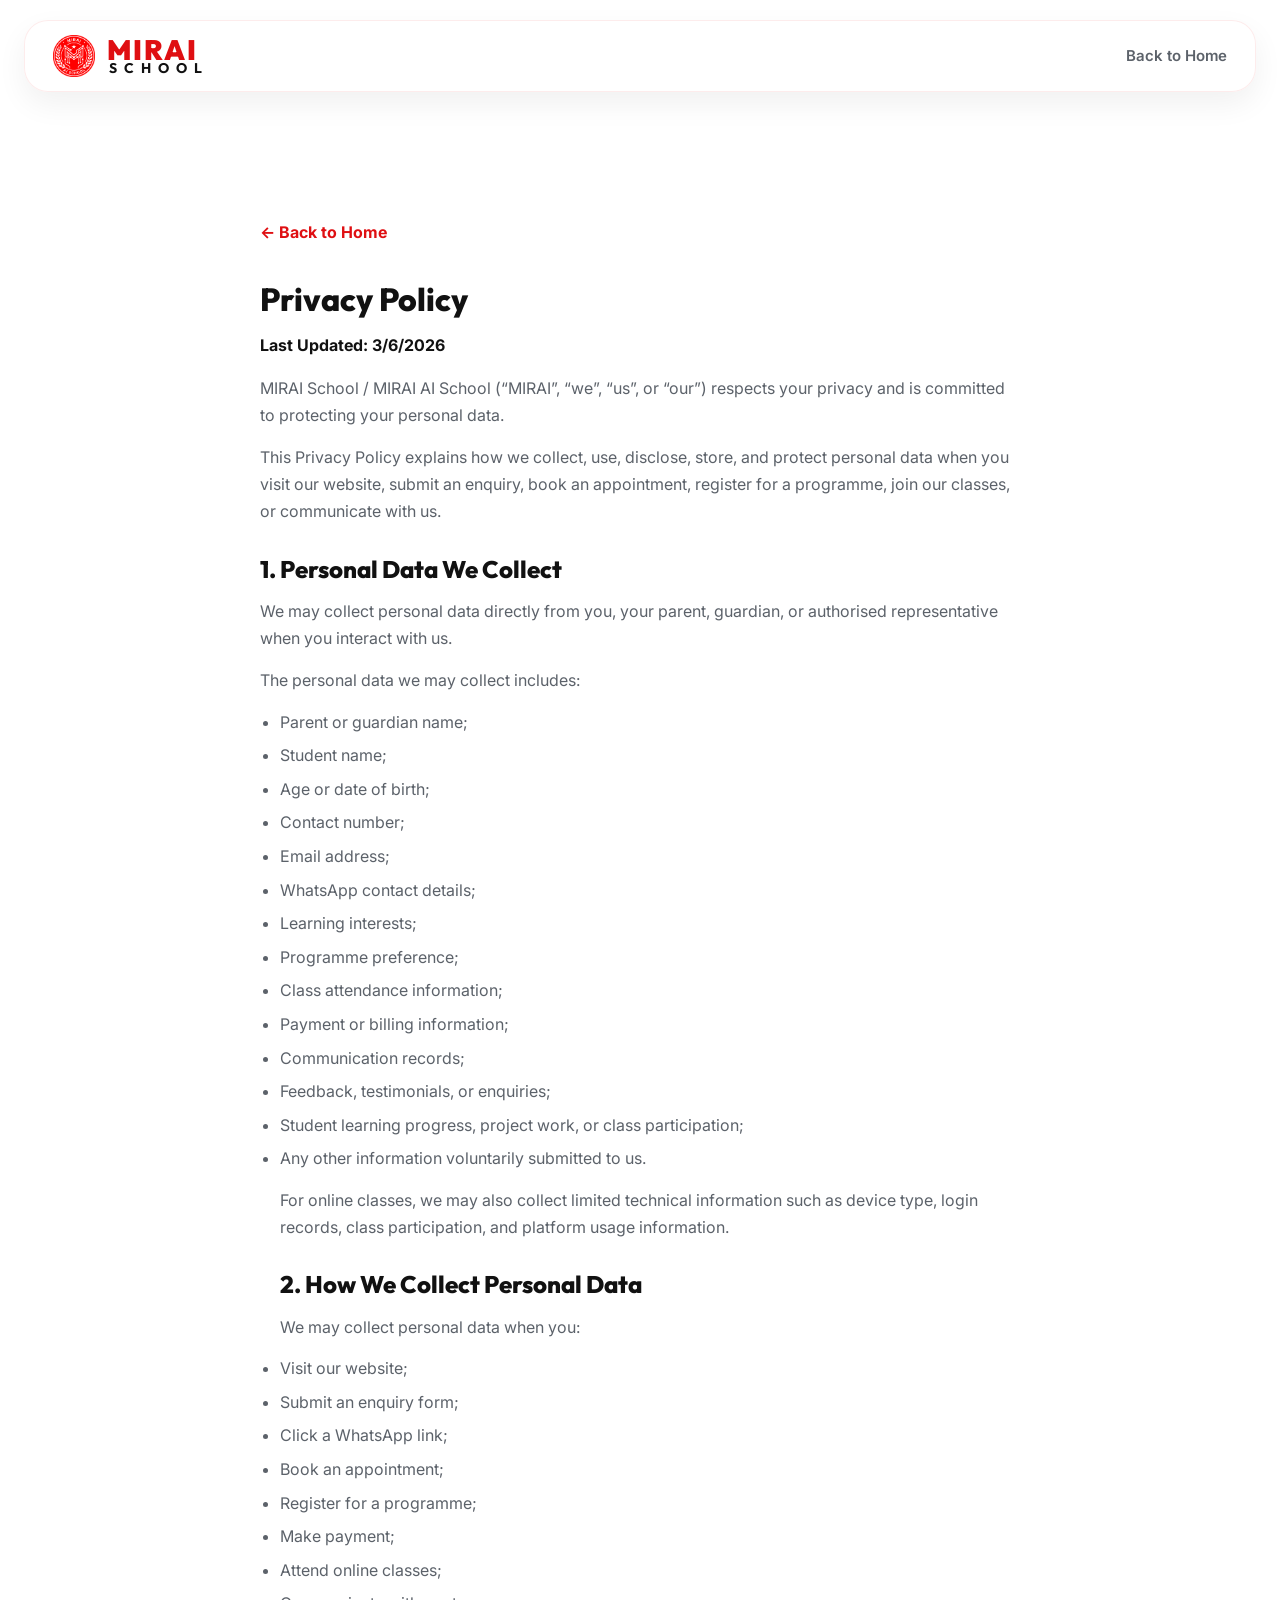
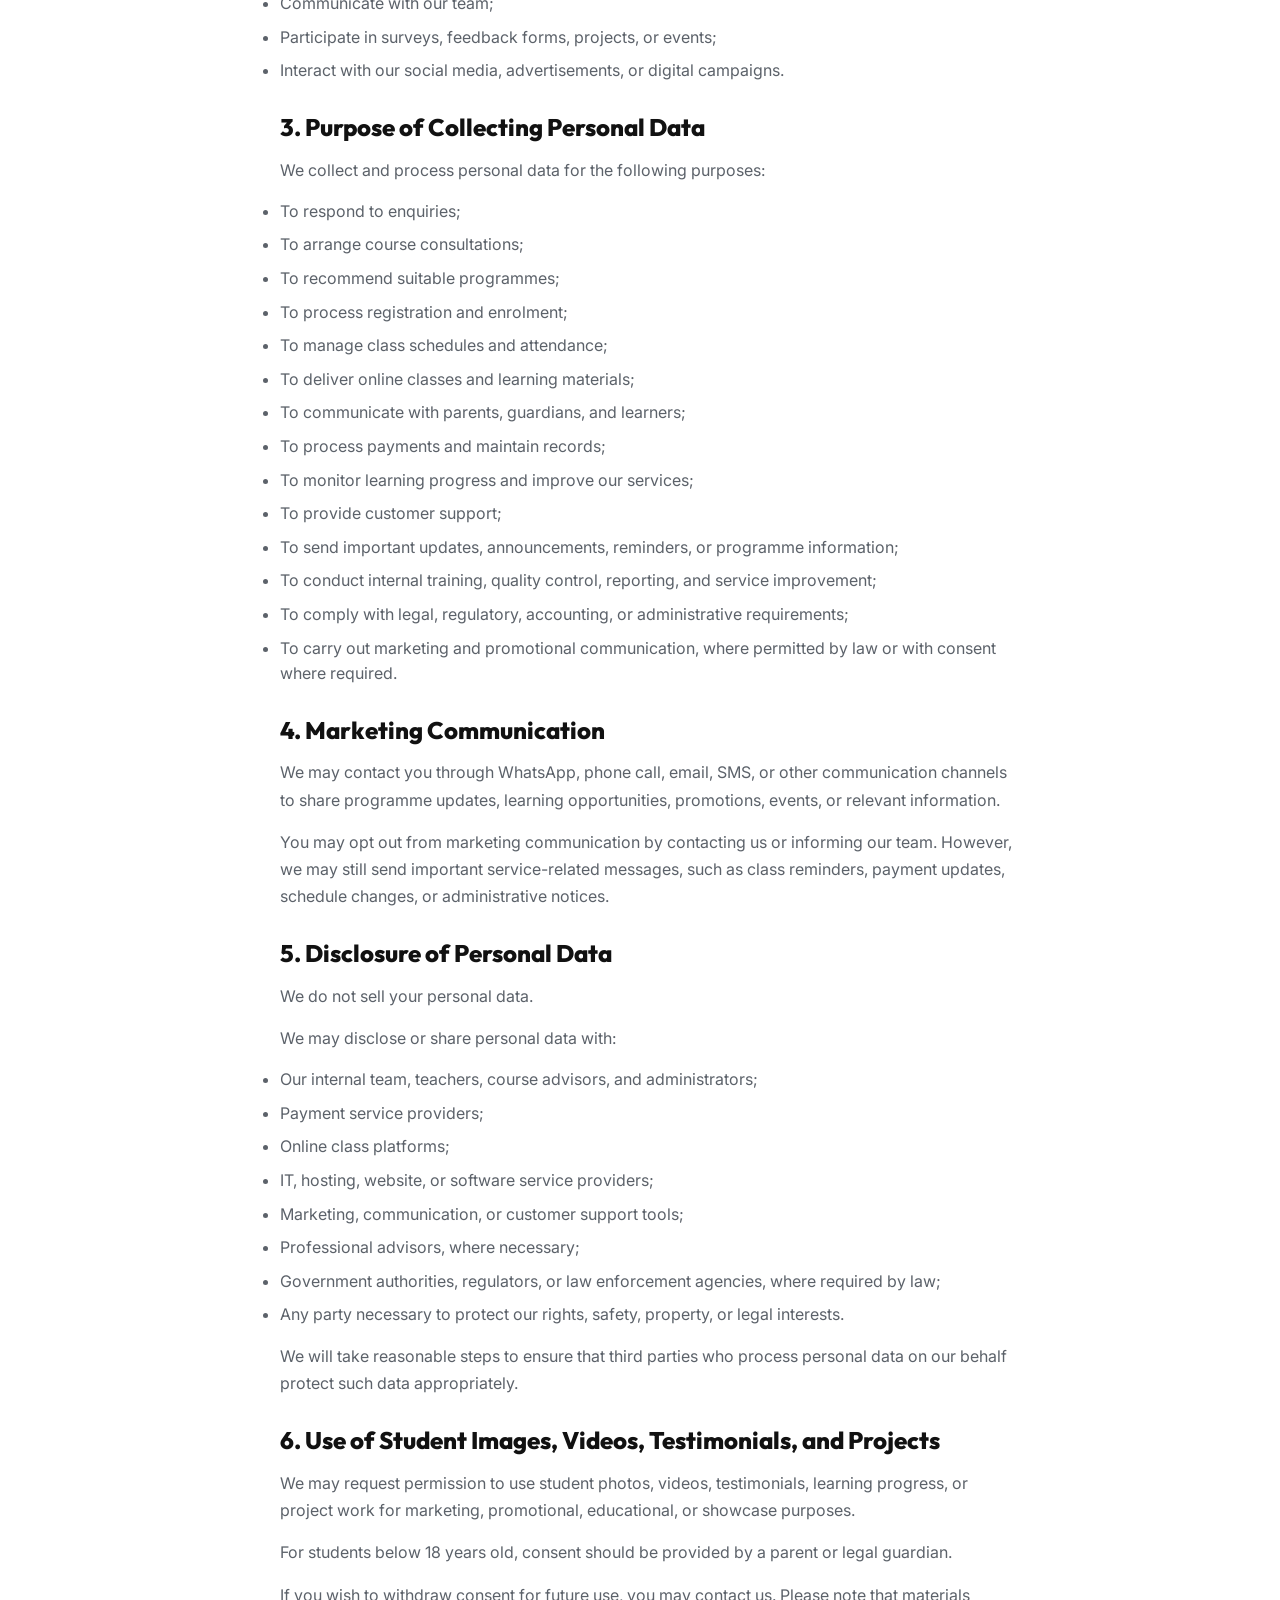
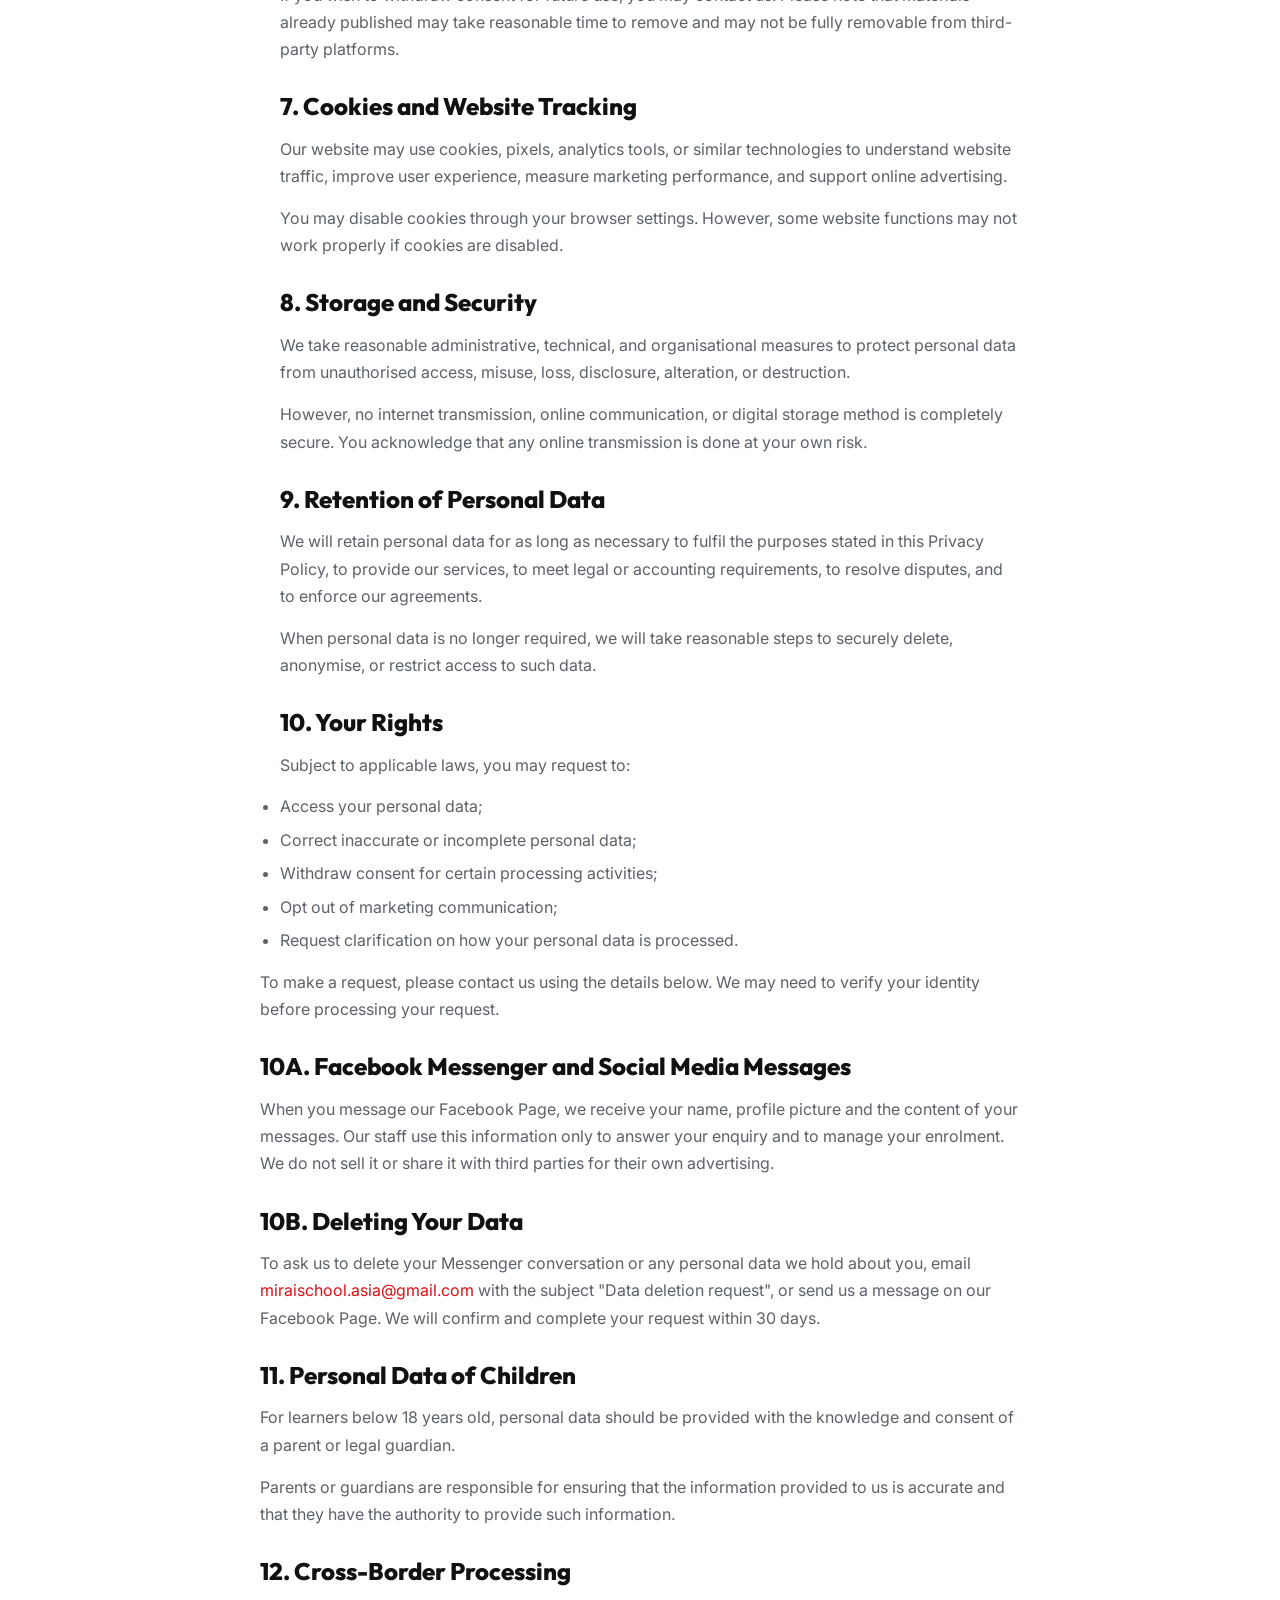
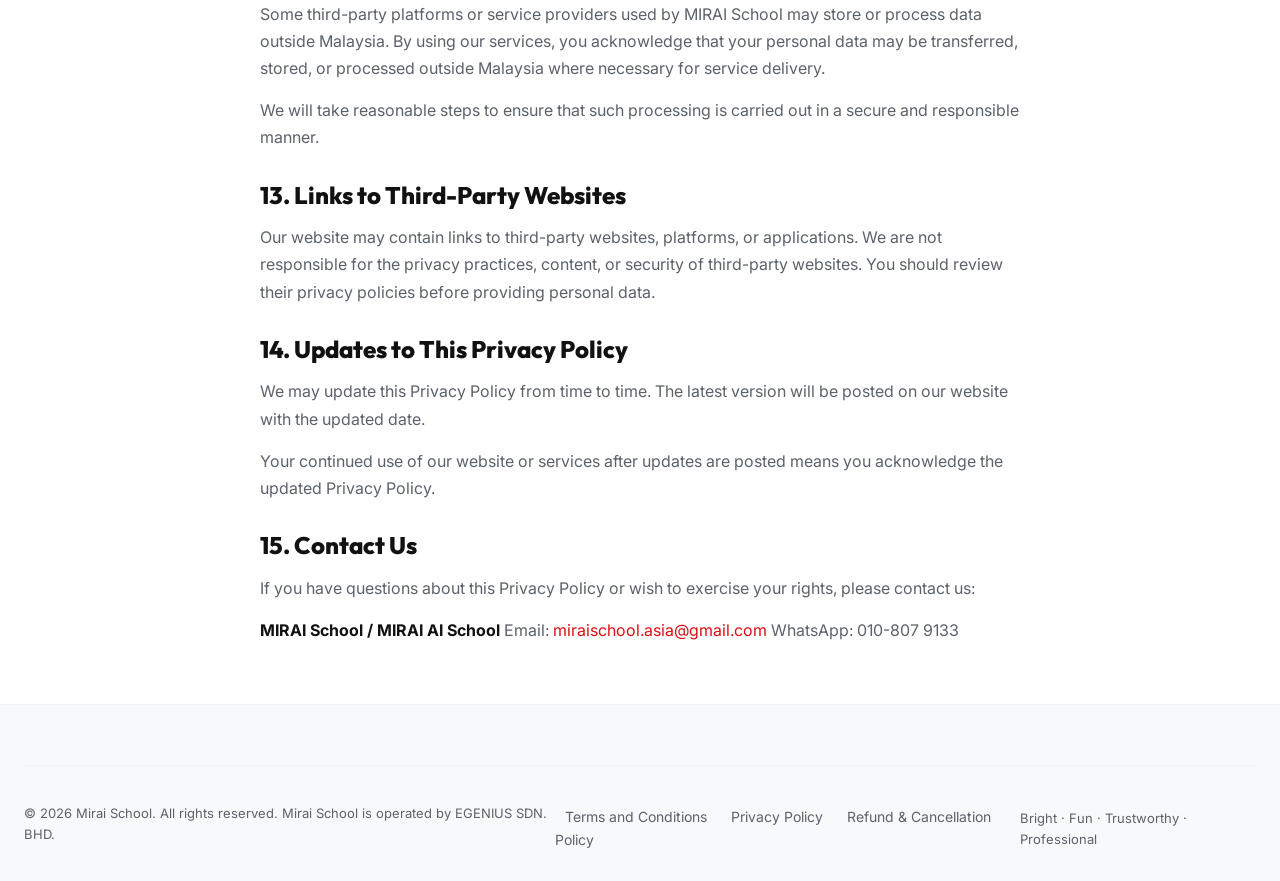
<file: privacy.html>
<!DOCTYPE html>
<html lang="en">
<head>
  <meta charset="UTF-8">
  <meta name="viewport" content="width=device-width, initial-scale=1.0">
  <title>Privacy Policy | MIRAI School</title>
  <link rel="stylesheet" href="style.css">
  <style>
    .legal-container {
      max-width: 800px;
      margin: 120px auto 60px;
      padding: 0 20px;
      background: white;
    }
    .legal-container h1 { font-size: 2rem; margin-bottom: 10px; color: var(--black); }
    .legal-container h2 { font-size: 1.5rem; margin-top: 30px; margin-bottom: 15px; color: var(--black); }
    .legal-container p { margin-bottom: 15px; color: var(--grey); line-height: 1.7; }
    .legal-container ul { margin-bottom: 15px; padding-left: 20px; color: var(--grey); }
    .legal-container li { margin-bottom: 8px; line-height: 1.6; }
    .legal-container a { color: var(--red); text-decoration: none; }
    .legal-container a:hover { text-decoration: underline; }
    .legal-container strong { color: var(--black); }
    .back-btn { margin-bottom: 20px; display: inline-block; font-weight: bold; }
  </style>
</head>
<body>
  <header class="navbar-wrapper">
    <div class="container">
      <nav class="navbar" id="mainNavbar">
        <a href="index.html" class="logo">
          <img src="assets/mirai%20logo.png" alt="MIRAI School Logo" class="logo-img" />
          <div class="logo-text">
            <span class="logo-main">MIRAI</span>
            <span class="logo-sub">SCHOOL</span>
          </div>
        </a>
        <div class="nav-links" id="navLinks">
          <a href="index.html">Back to Home</a>
        </div>
      </nav>
    </div>
  </header>

  <main>
    <div class="legal-container">
      <a href="index.html" class="back-btn">&larr; Back to Home</a>
      <p><h1>Privacy Policy</h1></p><p><strong>Last Updated: 3/6/2026</strong></p><p>MIRAI School / MIRAI AI School (“MIRAI”, “we”, “us”, or “our”) respects your privacy and is committed to protecting your personal data.</p><p>This Privacy Policy explains how we collect, use, disclose, store, and protect personal data when you visit our website, submit an enquiry, book an appointment, register for a programme, join our classes, or communicate with us.</p><p><h2>1. Personal Data We Collect</h2></p><p>We may collect personal data directly from you, your parent, guardian, or authorised representative when you interact with us.</p><p>The personal data we may collect includes:</p><ul><li>Parent or guardian name;</li>
<li>Student name;</li>
<li>Age or date of birth;</li>
<li>Contact number;</li>
<li>Email address;</li>
<li>WhatsApp contact details;</li>
<li>Learning interests;</li>
<li>Programme preference;</li>
<li>Class attendance information;</li>
<li>Payment or billing information;</li>
<li>Communication records;</li>
<li>Feedback, testimonials, or enquiries;</li>
<li>Student learning progress, project work, or class participation;</li>
<li>Any other information voluntarily submitted to us.</li></p><p>For online classes, we may also collect limited technical information such as device type, login records, class participation, and platform usage information.</p><p><h2>2. How We Collect Personal Data</h2></p><p>We may collect personal data when you:</p><p><li>Visit our website;</li>
<li>Submit an enquiry form;</li>
<li>Click a WhatsApp link;</li>
<li>Book an appointment;</li>
<li>Register for a programme;</li>
<li>Make payment;</li>
<li>Attend online classes;</li>
<li>Communicate with our team;</li>
<li>Participate in surveys, feedback forms, projects, or events;</li>
<li>Interact with our social media, advertisements, or digital campaigns.</li></p><p><h2>3. Purpose of Collecting Personal Data</h2></p><p>We collect and process personal data for the following purposes:</p><p><li>To respond to enquiries;</li>
<li>To arrange course consultations;</li>
<li>To recommend suitable programmes;</li>
<li>To process registration and enrolment;</li>
<li>To manage class schedules and attendance;</li>
<li>To deliver online classes and learning materials;</li>
<li>To communicate with parents, guardians, and learners;</li>
<li>To process payments and maintain records;</li>
<li>To monitor learning progress and improve our services;</li>
<li>To provide customer support;</li>
<li>To send important updates, announcements, reminders, or programme information;</li>
<li>To conduct internal training, quality control, reporting, and service improvement;</li>
<li>To comply with legal, regulatory, accounting, or administrative requirements;</li>
<li>To carry out marketing and promotional communication, where permitted by law or with consent where required.</li></p><p><h2>4. Marketing Communication</h2></p><p>We may contact you through WhatsApp, phone call, email, SMS, or other communication channels to share programme updates, learning opportunities, promotions, events, or relevant information.</p><p>You may opt out from marketing communication by contacting us or informing our team. However, we may still send important service-related messages, such as class reminders, payment updates, schedule changes, or administrative notices.</p><p><h2>5. Disclosure of Personal Data</h2></p><p>We do not sell your personal data.</p><p>We may disclose or share personal data with:</p><p><li>Our internal team, teachers, course advisors, and administrators;</li>
<li>Payment service providers;</li>
<li>Online class platforms;</li>
<li>IT, hosting, website, or software service providers;</li>
<li>Marketing, communication, or customer support tools;</li>
<li>Professional advisors, where necessary;</li>
<li>Government authorities, regulators, or law enforcement agencies, where required by law;</li>
<li>Any party necessary to protect our rights, safety, property, or legal interests.</li></p><p>We will take reasonable steps to ensure that third parties who process personal data on our behalf protect such data appropriately.</p><p><h2>6. Use of Student Images, Videos, Testimonials, and Projects</h2></p><p>We may request permission to use student photos, videos, testimonials, learning progress, or project work for marketing, promotional, educational, or showcase purposes.</p><p>For students below 18 years old, consent should be provided by a parent or legal guardian.</p><p>If you wish to withdraw consent for future use, you may contact us. Please note that materials already published may take reasonable time to remove and may not be fully removable from third-party platforms.</p><p><h2>7. Cookies and Website Tracking</h2></p><p>Our website may use cookies, pixels, analytics tools, or similar technologies to understand website traffic, improve user experience, measure marketing performance, and support online advertising.</p><p>You may disable cookies through your browser settings. However, some website functions may not work properly if cookies are disabled.</p><p><h2>8. Storage and Security</h2></p><p>We take reasonable administrative, technical, and organisational measures to protect personal data from unauthorised access, misuse, loss, disclosure, alteration, or destruction.</p><p>However, no internet transmission, online communication, or digital storage method is completely secure. You acknowledge that any online transmission is done at your own risk.</p><p><h2>9. Retention of Personal Data</h2></p><p>We will retain personal data for as long as necessary to fulfil the purposes stated in this Privacy Policy, to provide our services, to meet legal or accounting requirements, to resolve disputes, and to enforce our agreements.</p><p>When personal data is no longer required, we will take reasonable steps to securely delete, anonymise, or restrict access to such data.</p><p><h2>10. Your Rights</h2></p><p>Subject to applicable laws, you may request to:</p><p><li>Access your personal data;</li>
<li>Correct inaccurate or incomplete personal data;</li>
<li>Withdraw consent for certain processing activities;</li>
<li>Opt out of marketing communication;</li>
<li>Request clarification on how your personal data is processed.</li></ul><p>To make a request, please contact us using the details below. We may need to verify your identity before processing your request.</p><p><h2>10A. Facebook Messenger and Social Media Messages</h2></p><p>When you message our Facebook Page, we receive your name, profile picture and the content of your messages. Our staff use this information only to answer your enquiry and to manage your enrolment. We do not sell it or share it with third parties for their own advertising.</p><p><h2 id="delete">10B. Deleting Your Data</h2></p><p>To ask us to delete your Messenger conversation or any personal data we hold about you, email <a href="mailto:miraischool.asia@gmail.com">miraischool.asia@gmail.com</a> with the subject "Data deletion request", or send us a message on our Facebook Page. We will confirm and complete your request within 30 days.</p><p><h2>11. Personal Data of Children</h2></p><p>For learners below 18 years old, personal data should be provided with the knowledge and consent of a parent or legal guardian.</p><p>Parents or guardians are responsible for ensuring that the information provided to us is accurate and that they have the authority to provide such information.</p><p><h2>12. Cross-Border Processing</h2></p><p>Some third-party platforms or service providers used by MIRAI School may store or process data outside Malaysia. By using our services, you acknowledge that your personal data may be transferred, stored, or processed outside Malaysia where necessary for service delivery.</p><p>We will take reasonable steps to ensure that such processing is carried out in a secure and responsible manner.</p><p><h2>13. Links to Third-Party Websites</h2></p><p>Our website may contain links to third-party websites, platforms, or applications. We are not responsible for the privacy practices, content, or security of third-party websites. You should review their privacy policies before providing personal data.</p><p><h2>14. Updates to This Privacy Policy</h2></p><p>We may update this Privacy Policy from time to time. The latest version will be posted on our website with the updated date.</p><p>Your continued use of our website or services after updates are posted means you acknowledge the updated Privacy Policy.</p><p><h2>15. Contact Us</h2></p><p>If you have questions about this Privacy Policy or wish to exercise your rights, please contact us:</p><p><strong>MIRAI School / MIRAI AI School</strong>
Email: <a href="mailto:miraischool.asia@gmail.com">miraischool.asia@gmail.com</a>
WhatsApp: 010-807 9133
</p>
    </div>
  </main>

  <footer>
    <div class="container">
      <div class="footer-bottom">
        <p>&copy; 2026 Mirai School. All rights reserved. Mirai School is operated by EGENIUS SDN. BHD.</p>
        <div class="legal-links" style="margin-top: 10px; font-size: 14px;">
            <a href="terms.html" style="color: var(--grey); text-decoration: none; margin: 0 10px;">Terms and Conditions</a>
            <a href="privacy.html" style="color: var(--grey); text-decoration: none; margin: 0 10px;">Privacy Policy</a>
            <a href="refund.html" style="color: var(--grey); text-decoration: none; margin: 0 10px;">Refund & Cancellation Policy</a>
        </div>
        <p style="margin-top: 10px;">Bright · Fun · Trustworthy · Professional</p>
      </div>
    </div>
  </footer>
</body>
</html>
</file>
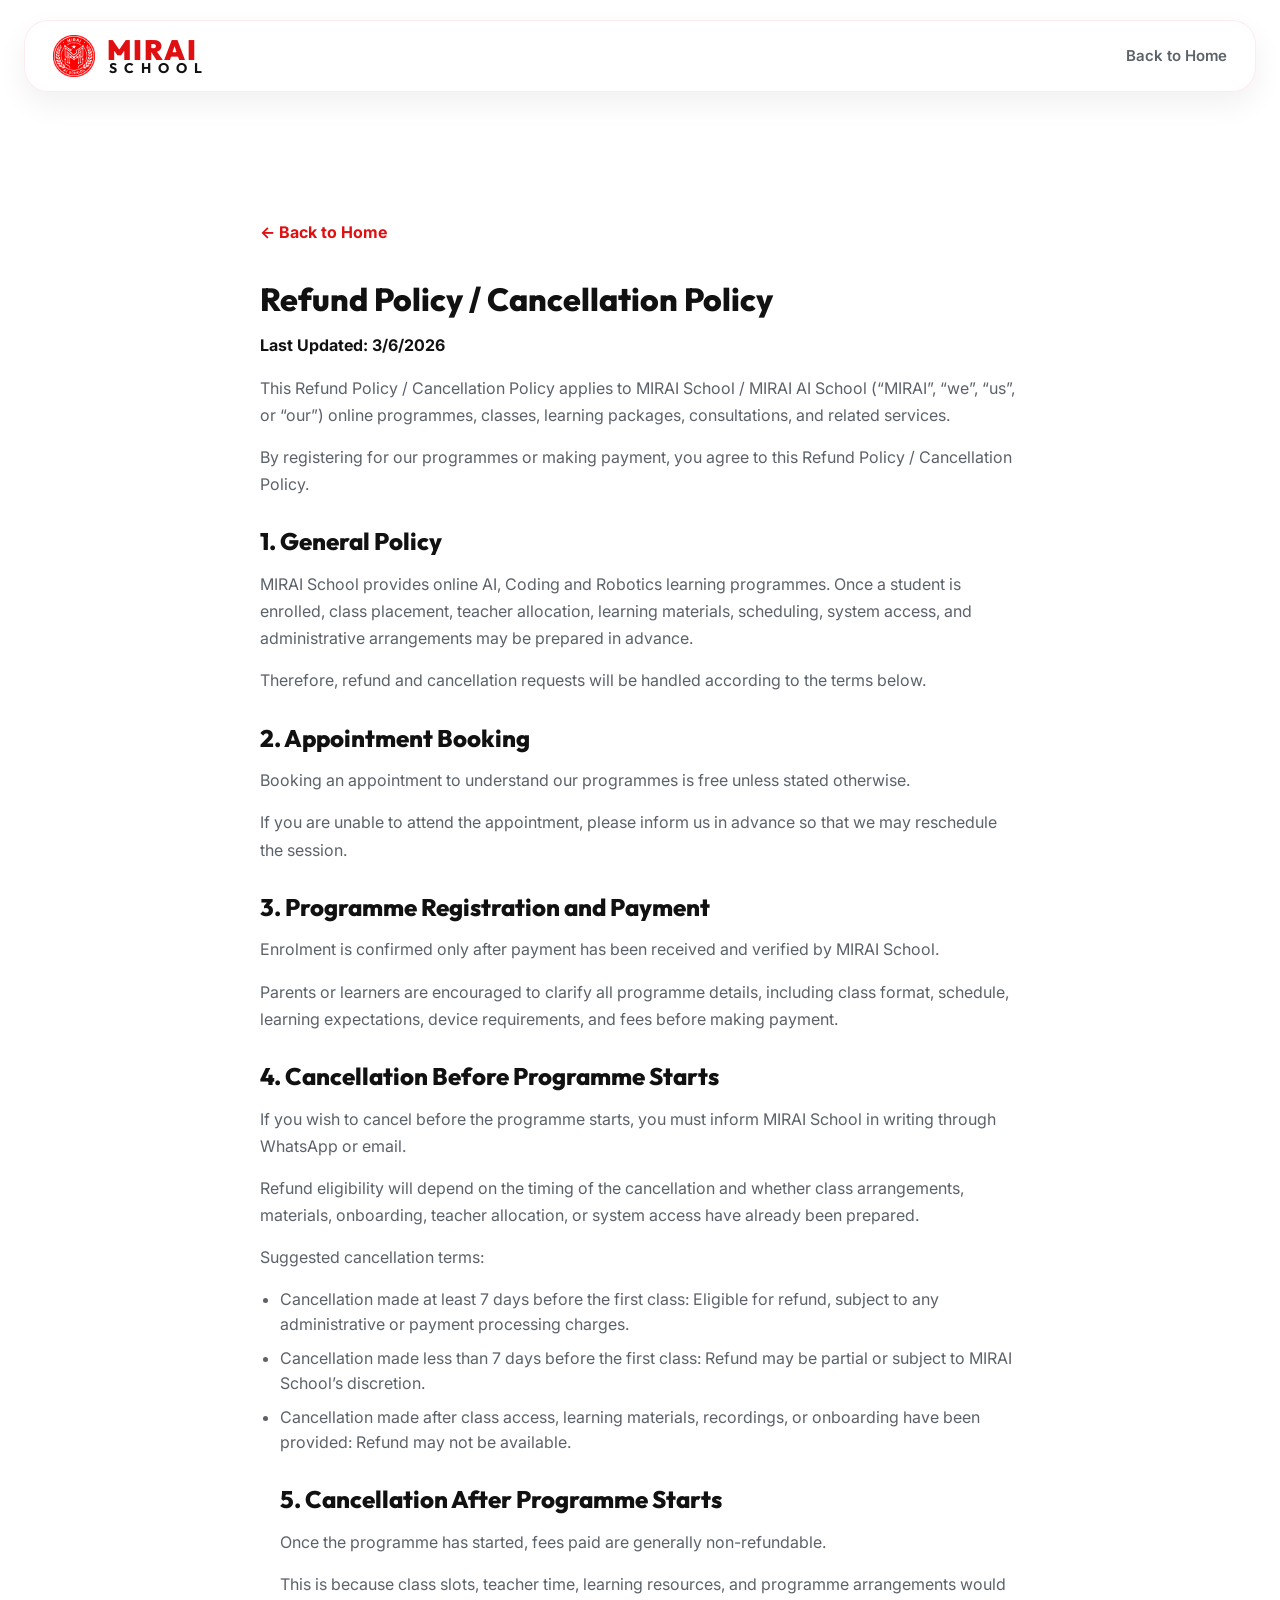
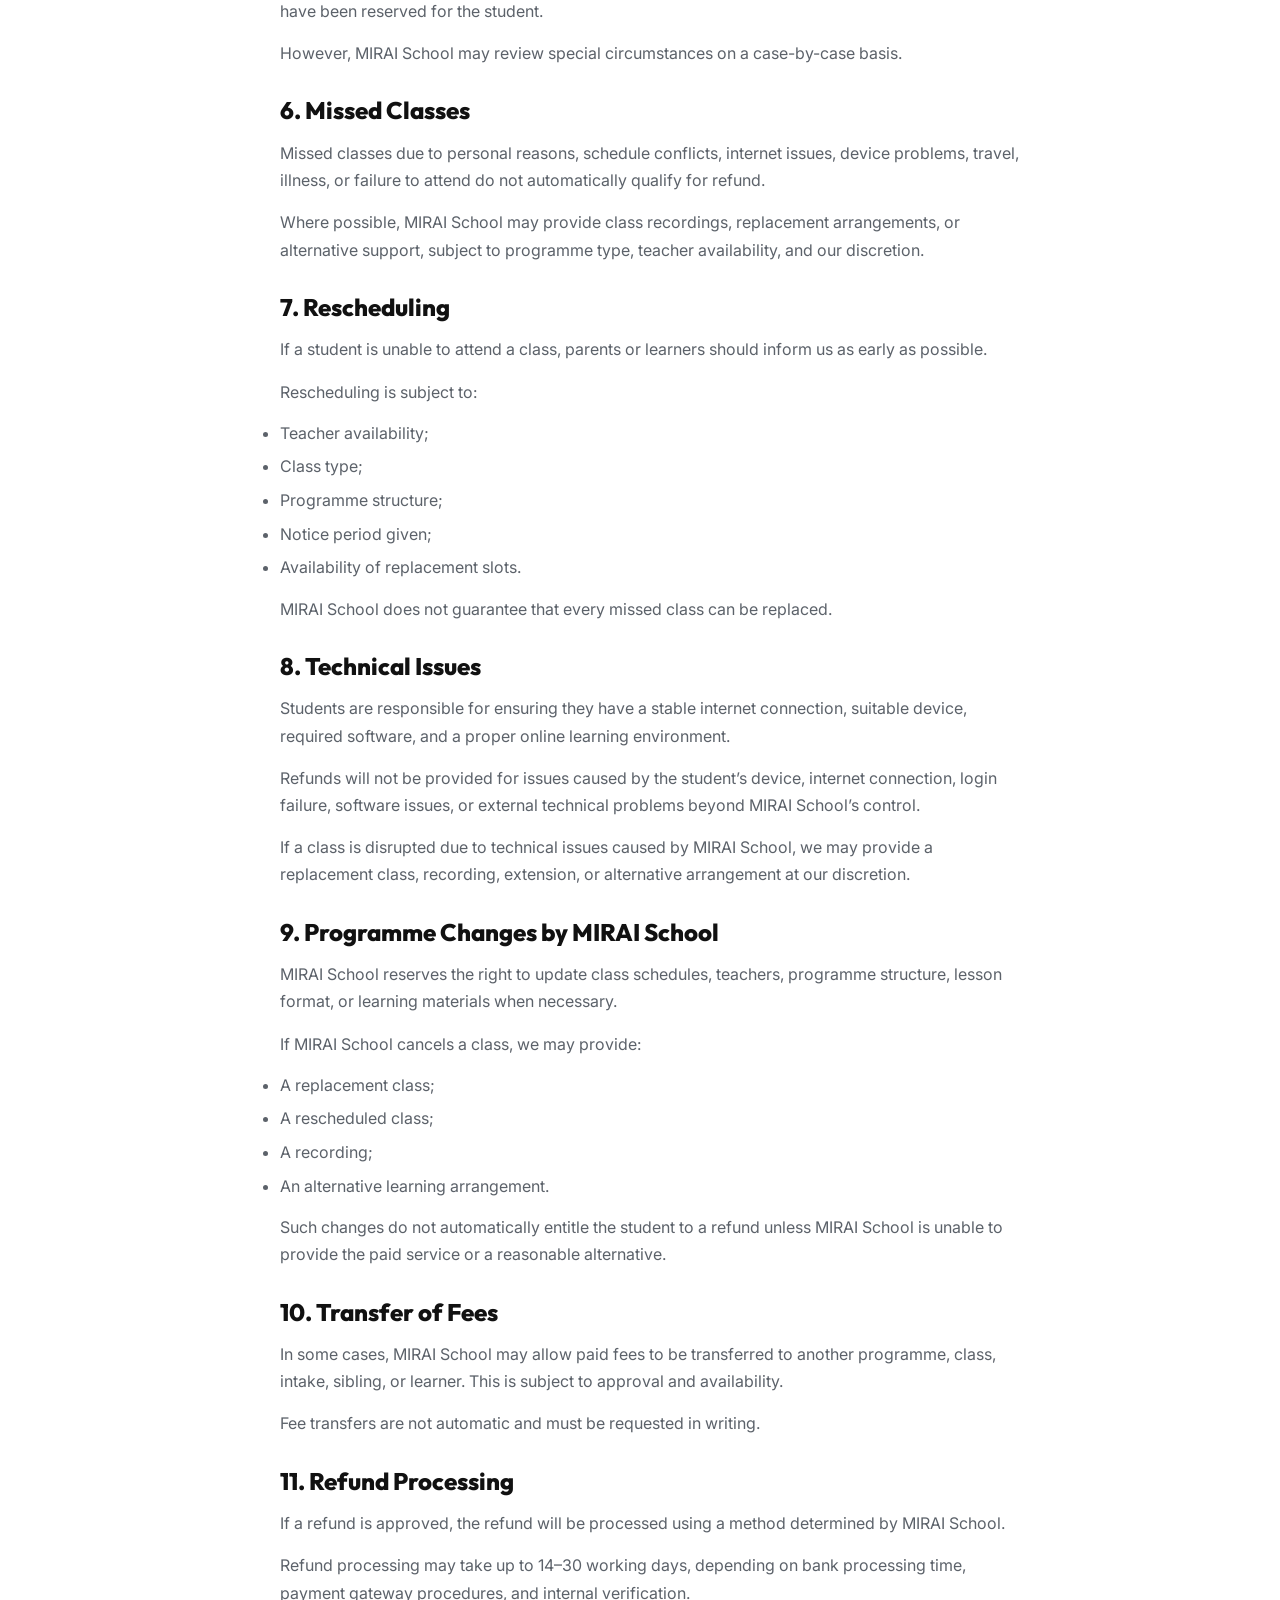
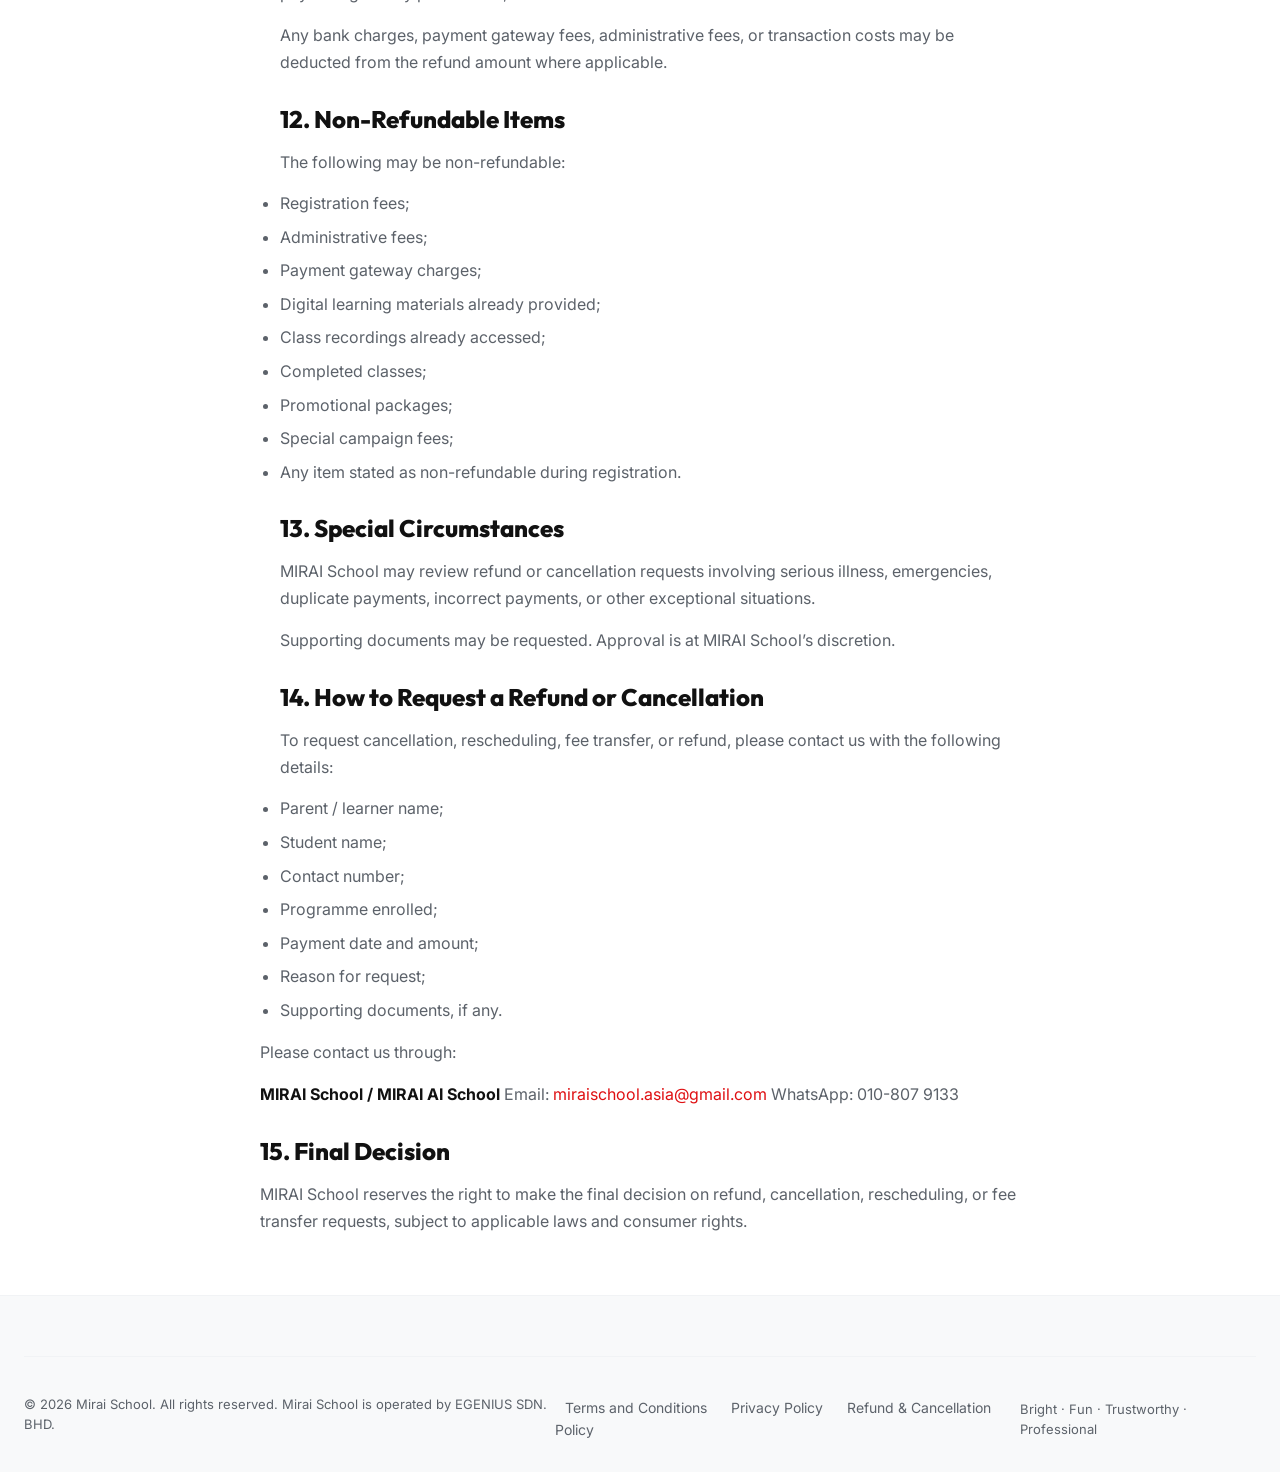
<file: refund.html>
<!DOCTYPE html>
<html lang="en">
<head>
  <meta charset="UTF-8">
  <meta name="viewport" content="width=device-width, initial-scale=1.0">
  <title>Refund & Cancellation Policy | MIRAI School</title>
  <link rel="stylesheet" href="style.css">
  <style>
    .legal-container {
      max-width: 800px;
      margin: 120px auto 60px;
      padding: 0 20px;
      background: white;
    }
    .legal-container h1 { font-size: 2rem; margin-bottom: 10px; color: var(--black); }
    .legal-container h2 { font-size: 1.5rem; margin-top: 30px; margin-bottom: 15px; color: var(--black); }
    .legal-container p { margin-bottom: 15px; color: var(--grey); line-height: 1.7; }
    .legal-container ul { margin-bottom: 15px; padding-left: 20px; color: var(--grey); }
    .legal-container li { margin-bottom: 8px; line-height: 1.6; }
    .legal-container a { color: var(--red); text-decoration: none; }
    .legal-container a:hover { text-decoration: underline; }
    .legal-container strong { color: var(--black); }
    .back-btn { margin-bottom: 20px; display: inline-block; font-weight: bold; }
  </style>
</head>
<body>
  <header class="navbar-wrapper">
    <div class="container">
      <nav class="navbar" id="mainNavbar">
        <a href="index.html" class="logo">
          <img src="assets/mirai%20logo.png" alt="MIRAI School Logo" class="logo-img" />
          <div class="logo-text">
            <span class="logo-main">MIRAI</span>
            <span class="logo-sub">SCHOOL</span>
          </div>
        </a>
        <div class="nav-links" id="navLinks">
          <a href="index.html">Back to Home</a>
        </div>
      </nav>
    </div>
  </header>

  <main>
    <div class="legal-container">
      <a href="index.html" class="back-btn">&larr; Back to Home</a>
      <p><h1>Refund Policy / Cancellation Policy</h1></p><p><strong>Last Updated: 3/6/2026</strong></p><p>This Refund Policy / Cancellation Policy applies to MIRAI School / MIRAI AI School (“MIRAI”, “we”, “us”, or “our”) online programmes, classes, learning packages, consultations, and related services.</p><p>By registering for our programmes or making payment, you agree to this Refund Policy / Cancellation Policy.</p><p><h2>1. General Policy</h2></p><p>MIRAI School provides online AI, Coding and Robotics learning programmes. Once a student is enrolled, class placement, teacher allocation, learning materials, scheduling, system access, and administrative arrangements may be prepared in advance.</p><p>Therefore, refund and cancellation requests will be handled according to the terms below.</p><p><h2>2. Appointment Booking</h2></p><p>Booking an appointment to understand our programmes is free unless stated otherwise.</p><p>If you are unable to attend the appointment, please inform us in advance so that we may reschedule the session.</p><p><h2>3. Programme Registration and Payment</h2></p><p>Enrolment is confirmed only after payment has been received and verified by MIRAI School.</p><p>Parents or learners are encouraged to clarify all programme details, including class format, schedule, learning expectations, device requirements, and fees before making payment.</p><p><h2>4. Cancellation Before Programme Starts</h2></p><p>If you wish to cancel before the programme starts, you must inform MIRAI School in writing through WhatsApp or email.</p><p>Refund eligibility will depend on the timing of the cancellation and whether class arrangements, materials, onboarding, teacher allocation, or system access have already been prepared.</p><p>Suggested cancellation terms:</p><ul><li>Cancellation made at least 7 days before the first class: Eligible for refund, subject to any administrative or payment processing charges.</li>
<li>Cancellation made less than 7 days before the first class: Refund may be partial or subject to MIRAI School’s discretion.</li>
<li>Cancellation made after class access, learning materials, recordings, or onboarding have been provided: Refund may not be available.</li></p><p><h2>5. Cancellation After Programme Starts</h2></p><p>Once the programme has started, fees paid are generally non-refundable.</p><p>This is because class slots, teacher time, learning resources, and programme arrangements would have been reserved for the student.</p><p>However, MIRAI School may review special circumstances on a case-by-case basis.</p><p><h2>6. Missed Classes</h2></p><p>Missed classes due to personal reasons, schedule conflicts, internet issues, device problems, travel, illness, or failure to attend do not automatically qualify for refund.</p><p>Where possible, MIRAI School may provide class recordings, replacement arrangements, or alternative support, subject to programme type, teacher availability, and our discretion.</p><p><h2>7. Rescheduling</h2></p><p>If a student is unable to attend a class, parents or learners should inform us as early as possible.</p><p>Rescheduling is subject to:</p><p><li>Teacher availability;</li>
<li>Class type;</li>
<li>Programme structure;</li>
<li>Notice period given;</li>
<li>Availability of replacement slots.</li></p><p>MIRAI School does not guarantee that every missed class can be replaced.</p><p><h2>8. Technical Issues</h2></p><p>Students are responsible for ensuring they have a stable internet connection, suitable device, required software, and a proper online learning environment.</p><p>Refunds will not be provided for issues caused by the student’s device, internet connection, login failure, software issues, or external technical problems beyond MIRAI School’s control.</p><p>If a class is disrupted due to technical issues caused by MIRAI School, we may provide a replacement class, recording, extension, or alternative arrangement at our discretion.</p><p><h2>9. Programme Changes by MIRAI School</h2></p><p>MIRAI School reserves the right to update class schedules, teachers, programme structure, lesson format, or learning materials when necessary.</p><p>If MIRAI School cancels a class, we may provide:</p><p><li>A replacement class;</li>
<li>A rescheduled class;</li>
<li>A recording;</li>
<li>An alternative learning arrangement.</li></p><p>Such changes do not automatically entitle the student to a refund unless MIRAI School is unable to provide the paid service or a reasonable alternative.</p><p><h2>10. Transfer of Fees</h2></p><p>In some cases, MIRAI School may allow paid fees to be transferred to another programme, class, intake, sibling, or learner. This is subject to approval and availability.</p><p>Fee transfers are not automatic and must be requested in writing.</p><p><h2>11. Refund Processing</h2></p><p>If a refund is approved, the refund will be processed using a method determined by MIRAI School.</p><p>Refund processing may take up to 14–30 working days, depending on bank processing time, payment gateway procedures, and internal verification.</p><p>Any bank charges, payment gateway fees, administrative fees, or transaction costs may be deducted from the refund amount where applicable.</p><p><h2>12. Non-Refundable Items</h2></p><p>The following may be non-refundable:</p><p><li>Registration fees;</li>
<li>Administrative fees;</li>
<li>Payment gateway charges;</li>
<li>Digital learning materials already provided;</li>
<li>Class recordings already accessed;</li>
<li>Completed classes;</li>
<li>Promotional packages;</li>
<li>Special campaign fees;</li>
<li>Any item stated as non-refundable during registration.</li></p><p><h2>13. Special Circumstances</h2></p><p>MIRAI School may review refund or cancellation requests involving serious illness, emergencies, duplicate payments, incorrect payments, or other exceptional situations.</p><p>Supporting documents may be requested. Approval is at MIRAI School’s discretion.</p><p><h2>14. How to Request a Refund or Cancellation</h2></p><p>To request cancellation, rescheduling, fee transfer, or refund, please contact us with the following details:</p><p><li>Parent / learner name;</li>
<li>Student name;</li>
<li>Contact number;</li>
<li>Programme enrolled;</li>
<li>Payment date and amount;</li>
<li>Reason for request;</li>
<li>Supporting documents, if any.</li></ul><p>Please contact us through:</p><p><strong>MIRAI School / MIRAI AI School</strong>
Email: <a href="mailto:miraischool.asia@gmail.com">miraischool.asia@gmail.com</a>
WhatsApp: 010-807 9133</p><p><h2>15. Final Decision</h2></p><p>MIRAI School reserves the right to make the final decision on refund, cancellation, rescheduling, or fee transfer requests, subject to applicable laws and consumer rights.
</p>
    </div>
  </main>

  <footer>
    <div class="container">
      <div class="footer-bottom">
        <p>&copy; 2026 Mirai School. All rights reserved. Mirai School is operated by EGENIUS SDN. BHD.</p>
        <div class="legal-links" style="margin-top: 10px; font-size: 14px;">
            <a href="terms.html" style="color: var(--grey); text-decoration: none; margin: 0 10px;">Terms and Conditions</a>
            <a href="privacy.html" style="color: var(--grey); text-decoration: none; margin: 0 10px;">Privacy Policy</a>
            <a href="refund.html" style="color: var(--grey); text-decoration: none; margin: 0 10px;">Refund & Cancellation Policy</a>
        </div>
        <p style="margin-top: 10px;">Bright · Fun · Trustworthy · Professional</p>
      </div>
    </div>
  </footer>
</body>
</html>
</file>
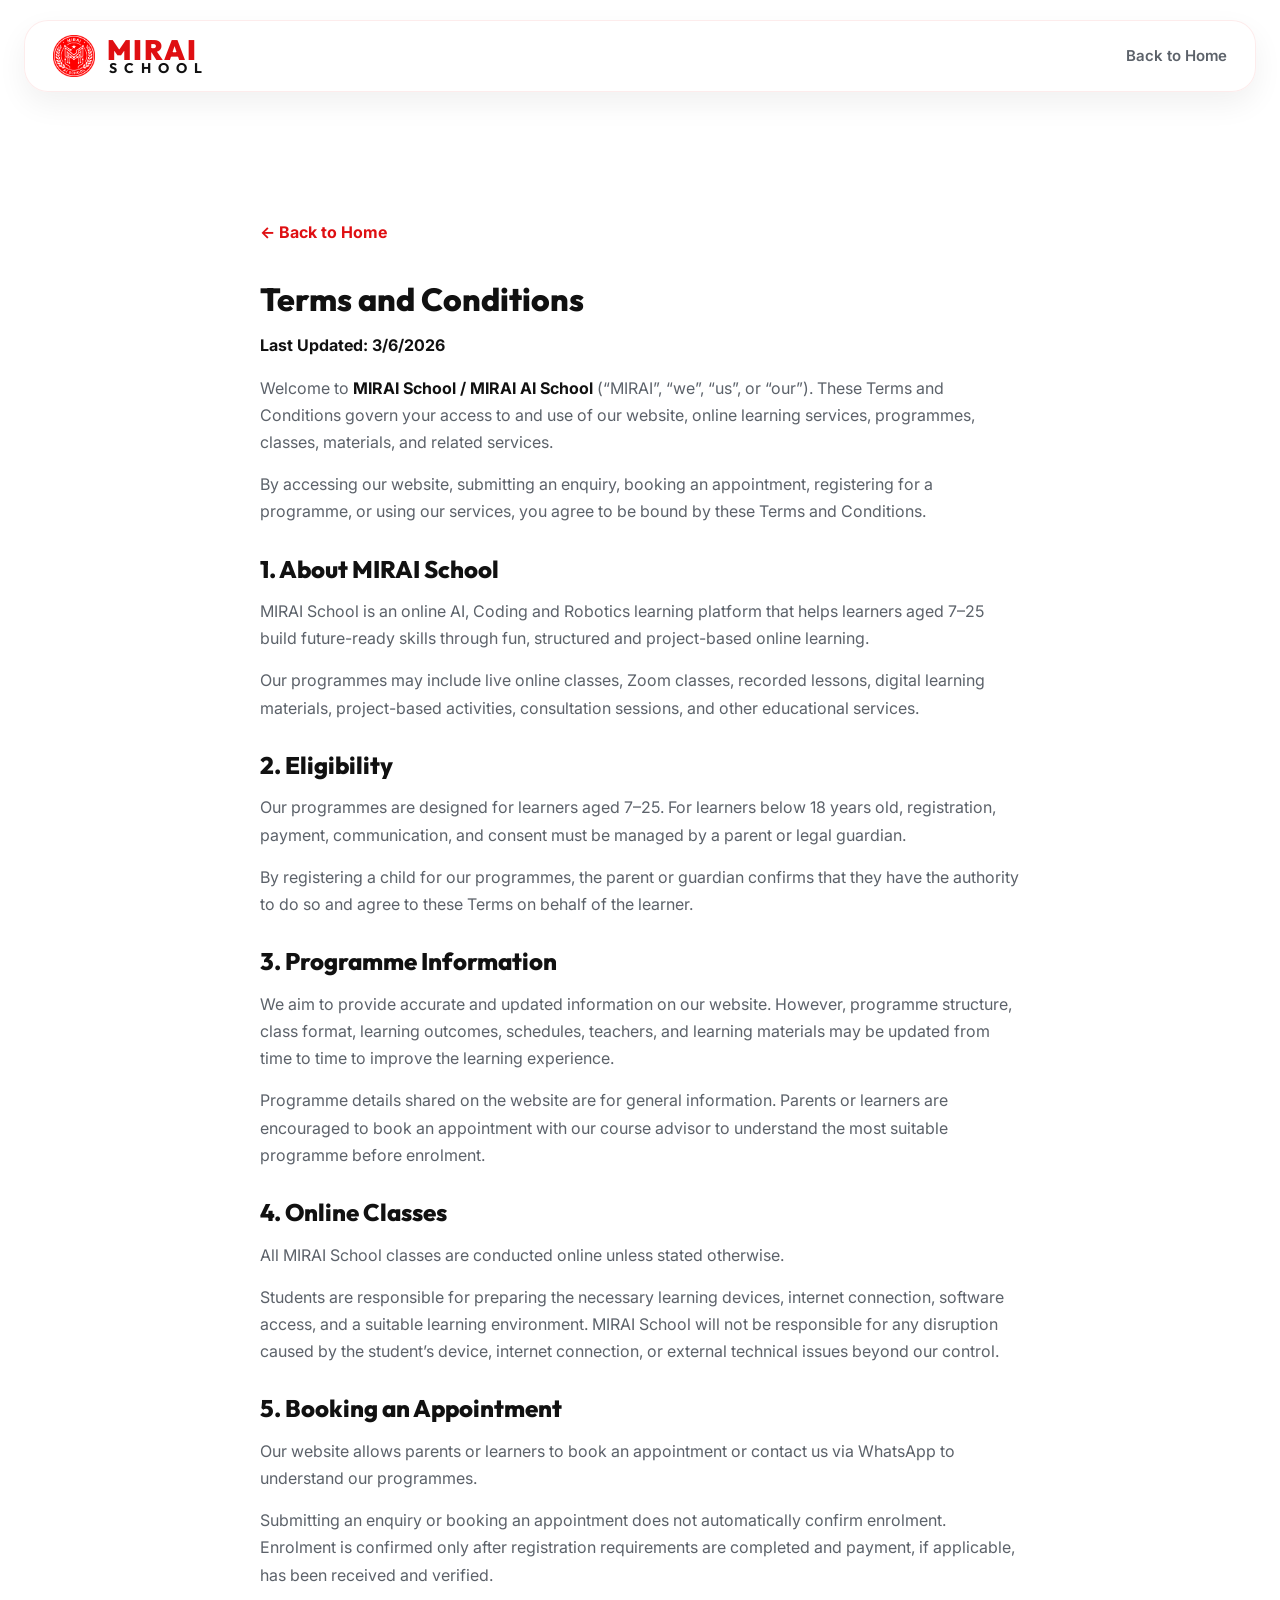
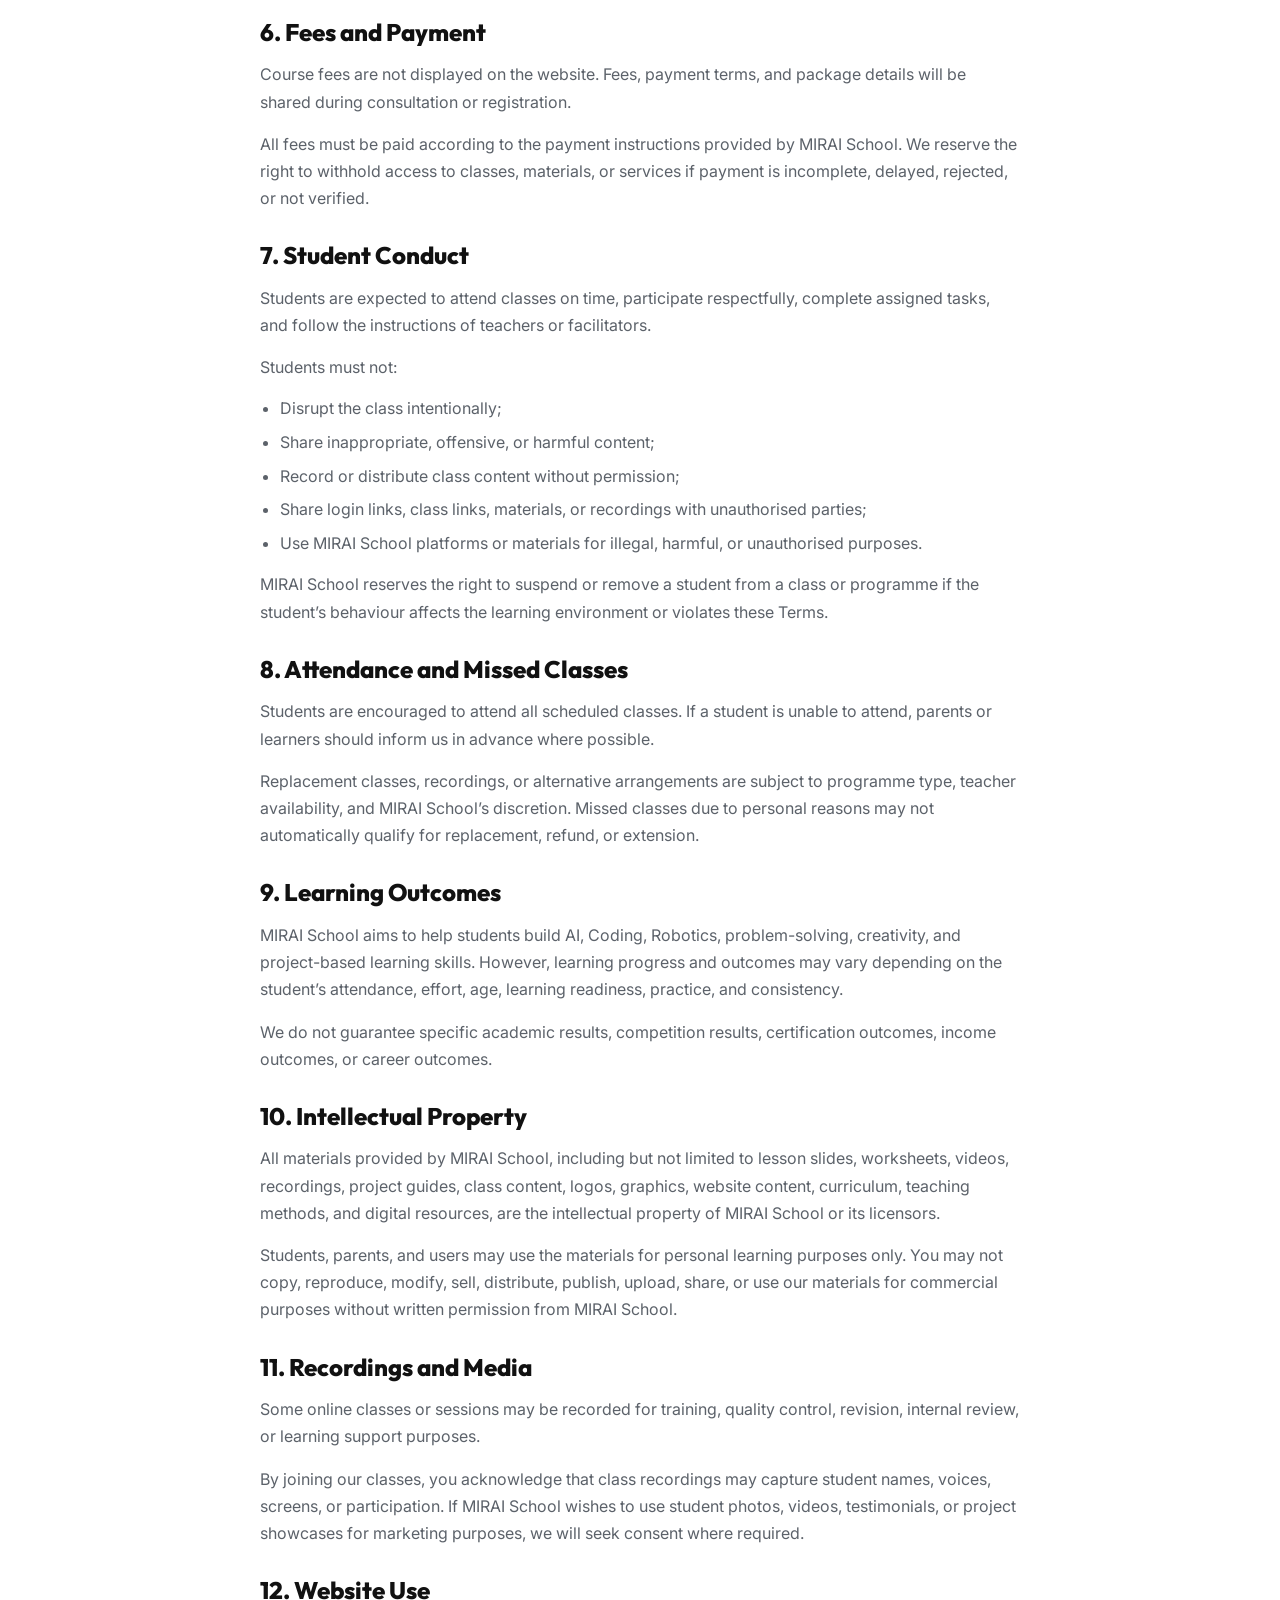
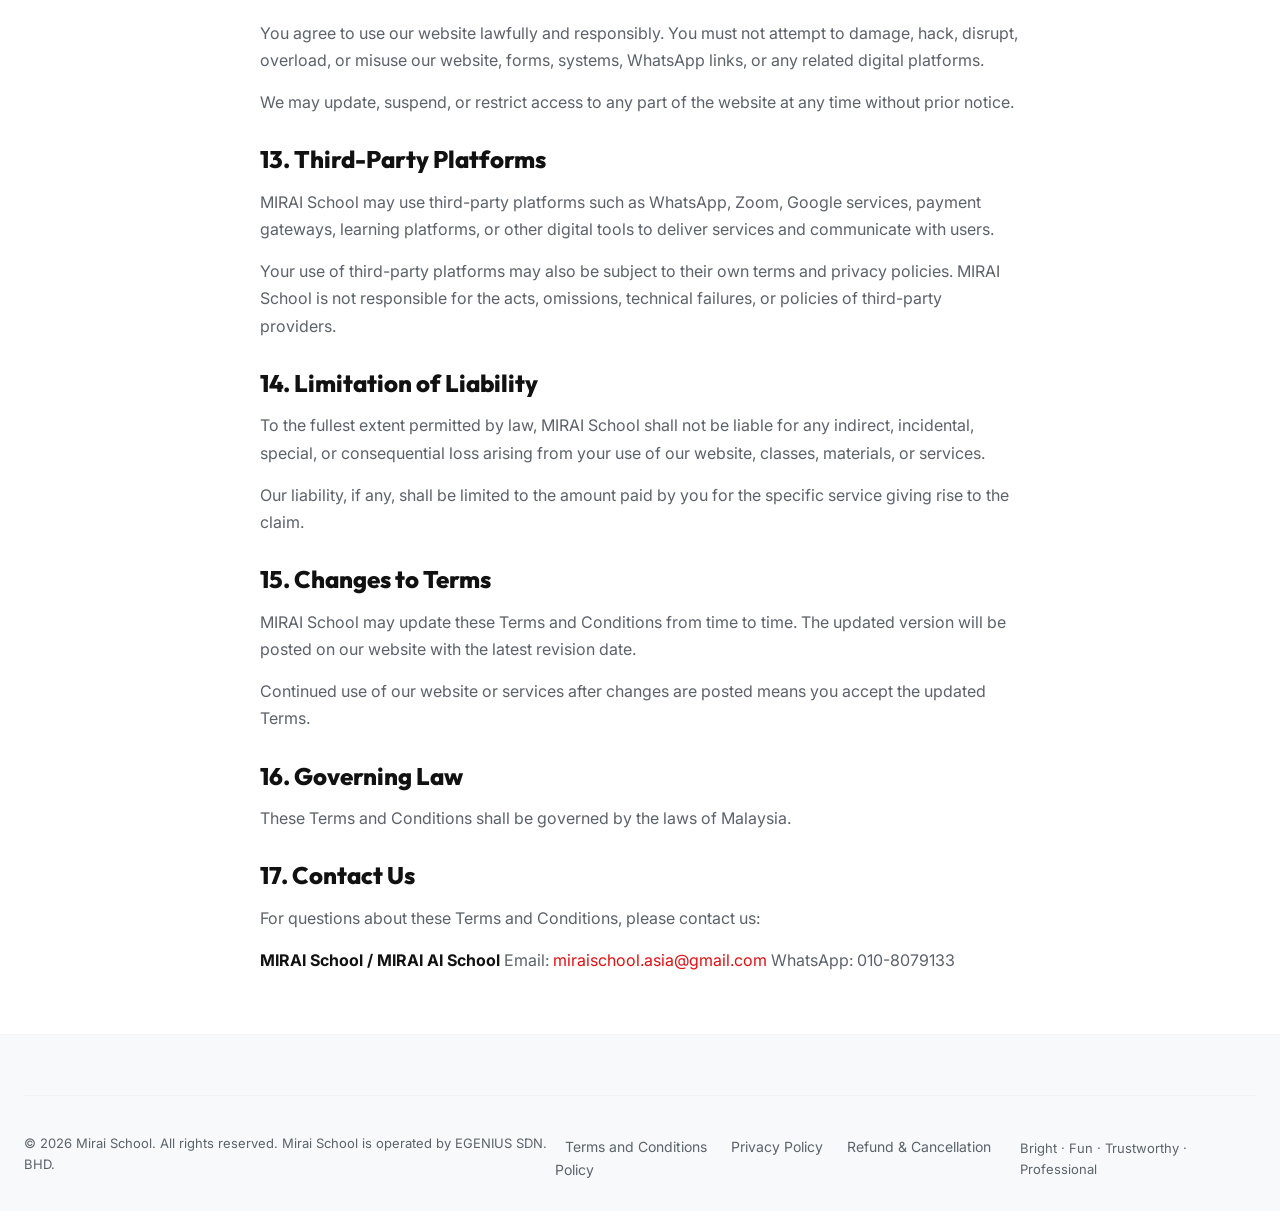
<file: terms.html>
<!DOCTYPE html>
<html lang="en">
<head>
  <meta charset="UTF-8">
  <meta name="viewport" content="width=device-width, initial-scale=1.0">
  <title>Terms and Conditions | MIRAI School</title>
  <link rel="stylesheet" href="style.css">
  <style>
    .legal-container {
      max-width: 800px;
      margin: 120px auto 60px;
      padding: 0 20px;
      background: white;
    }
    .legal-container h1 { font-size: 2rem; margin-bottom: 10px; color: var(--black); }
    .legal-container h2 { font-size: 1.5rem; margin-top: 30px; margin-bottom: 15px; color: var(--black); }
    .legal-container p { margin-bottom: 15px; color: var(--grey); line-height: 1.7; }
    .legal-container ul { margin-bottom: 15px; padding-left: 20px; color: var(--grey); }
    .legal-container li { margin-bottom: 8px; line-height: 1.6; }
    .legal-container a { color: var(--red); text-decoration: none; }
    .legal-container a:hover { text-decoration: underline; }
    .legal-container strong { color: var(--black); }
    .back-btn { margin-bottom: 20px; display: inline-block; font-weight: bold; }
  </style>
</head>
<body>
  <header class="navbar-wrapper">
    <div class="container">
      <nav class="navbar" id="mainNavbar">
        <a href="index.html" class="logo">
          <img src="assets/mirai%20logo.png" alt="MIRAI School Logo" class="logo-img" />
          <div class="logo-text">
            <span class="logo-main">MIRAI</span>
            <span class="logo-sub">SCHOOL</span>
          </div>
        </a>
        <div class="nav-links" id="navLinks">
          <a href="index.html">Back to Home</a>
        </div>
      </nav>
    </div>
  </header>

  <main>
    <div class="legal-container">
      <a href="index.html" class="back-btn">&larr; Back to Home</a>
      <p><h1>Terms and Conditions</h1></p><p><strong>Last Updated: 3/6/2026</strong></p><p>Welcome to <strong>MIRAI School / MIRAI AI School</strong> (“MIRAI”, “we”, “us”, or “our”). These Terms and Conditions govern your access to and use of our website, online learning services, programmes, classes, materials, and related services.</p><p>By accessing our website, submitting an enquiry, booking an appointment, registering for a programme, or using our services, you agree to be bound by these Terms and Conditions.</p><p><h2>1. About MIRAI School</h2></p><p>MIRAI School is an online AI, Coding and Robotics learning platform that helps learners aged 7–25 build future-ready skills through fun, structured and project-based online learning.</p><p>Our programmes may include live online classes, Zoom classes, recorded lessons, digital learning materials, project-based activities, consultation sessions, and other educational services.</p><p><h2>2. Eligibility</h2></p><p>Our programmes are designed for learners aged 7–25. For learners below 18 years old, registration, payment, communication, and consent must be managed by a parent or legal guardian.</p><p>By registering a child for our programmes, the parent or guardian confirms that they have the authority to do so and agree to these Terms on behalf of the learner.</p><p><h2>3. Programme Information</h2></p><p>We aim to provide accurate and updated information on our website. However, programme structure, class format, learning outcomes, schedules, teachers, and learning materials may be updated from time to time to improve the learning experience.</p><p>Programme details shared on the website are for general information. Parents or learners are encouraged to book an appointment with our course advisor to understand the most suitable programme before enrolment.</p><p><h2>4. Online Classes</h2></p><p>All MIRAI School classes are conducted online unless stated otherwise.</p><p>Students are responsible for preparing the necessary learning devices, internet connection, software access, and a suitable learning environment. MIRAI School will not be responsible for any disruption caused by the student’s device, internet connection, or external technical issues beyond our control.</p><p><h2>5. Booking an Appointment</h2></p><p>Our website allows parents or learners to book an appointment or contact us via WhatsApp to understand our programmes.</p><p>Submitting an enquiry or booking an appointment does not automatically confirm enrolment. Enrolment is confirmed only after registration requirements are completed and payment, if applicable, has been received and verified.</p><p><h2>6. Fees and Payment</h2></p><p>Course fees are not displayed on the website. Fees, payment terms, and package details will be shared during consultation or registration.</p><p>All fees must be paid according to the payment instructions provided by MIRAI School. We reserve the right to withhold access to classes, materials, or services if payment is incomplete, delayed, rejected, or not verified.</p><p><h2>7. Student Conduct</h2></p><p>Students are expected to attend classes on time, participate respectfully, complete assigned tasks, and follow the instructions of teachers or facilitators.</p><p>Students must not:</p><ul><li>Disrupt the class intentionally;</li>
<li>Share inappropriate, offensive, or harmful content;</li>
<li>Record or distribute class content without permission;</li>
<li>Share login links, class links, materials, or recordings with unauthorised parties;</li>
<li>Use MIRAI School platforms or materials for illegal, harmful, or unauthorised purposes.</li></ul><p>MIRAI School reserves the right to suspend or remove a student from a class or programme if the student’s behaviour affects the learning environment or violates these Terms.</p><p><h2>8. Attendance and Missed Classes</h2></p><p>Students are encouraged to attend all scheduled classes. If a student is unable to attend, parents or learners should inform us in advance where possible.</p><p>Replacement classes, recordings, or alternative arrangements are subject to programme type, teacher availability, and MIRAI School’s discretion. Missed classes due to personal reasons may not automatically qualify for replacement, refund, or extension.</p><p><h2>9. Learning Outcomes</h2></p><p>MIRAI School aims to help students build AI, Coding, Robotics, problem-solving, creativity, and project-based learning skills. However, learning progress and outcomes may vary depending on the student’s attendance, effort, age, learning readiness, practice, and consistency.</p><p>We do not guarantee specific academic results, competition results, certification outcomes, income outcomes, or career outcomes.</p><p><h2>10. Intellectual Property</h2></p><p>All materials provided by MIRAI School, including but not limited to lesson slides, worksheets, videos, recordings, project guides, class content, logos, graphics, website content, curriculum, teaching methods, and digital resources, are the intellectual property of MIRAI School or its licensors.</p><p>Students, parents, and users may use the materials for personal learning purposes only. You may not copy, reproduce, modify, sell, distribute, publish, upload, share, or use our materials for commercial purposes without written permission from MIRAI School.</p><p><h2>11. Recordings and Media</h2></p><p>Some online classes or sessions may be recorded for training, quality control, revision, internal review, or learning support purposes.</p><p>By joining our classes, you acknowledge that class recordings may capture student names, voices, screens, or participation. If MIRAI School wishes to use student photos, videos, testimonials, or project showcases for marketing purposes, we will seek consent where required.</p><p><h2>12. Website Use</h2></p><p>You agree to use our website lawfully and responsibly. You must not attempt to damage, hack, disrupt, overload, or misuse our website, forms, systems, WhatsApp links, or any related digital platforms.</p><p>We may update, suspend, or restrict access to any part of the website at any time without prior notice.</p><p><h2>13. Third-Party Platforms</h2></p><p>MIRAI School may use third-party platforms such as WhatsApp, Zoom, Google services, payment gateways, learning platforms, or other digital tools to deliver services and communicate with users.</p><p>Your use of third-party platforms may also be subject to their own terms and privacy policies. MIRAI School is not responsible for the acts, omissions, technical failures, or policies of third-party providers.</p><p><h2>14. Limitation of Liability</h2></p><p>To the fullest extent permitted by law, MIRAI School shall not be liable for any indirect, incidental, special, or consequential loss arising from your use of our website, classes, materials, or services.</p><p>Our liability, if any, shall be limited to the amount paid by you for the specific service giving rise to the claim.</p><p><h2>15. Changes to Terms</h2></p><p>MIRAI School may update these Terms and Conditions from time to time. The updated version will be posted on our website with the latest revision date.</p><p>Continued use of our website or services after changes are posted means you accept the updated Terms.</p><p><h2>16. Governing Law</h2></p><p>These Terms and Conditions shall be governed by the laws of Malaysia.</p><p><h2>17. Contact Us</h2></p><p>For questions about these Terms and Conditions, please contact us:</p><p><strong>MIRAI School / MIRAI AI School</strong>
Email: <a href="mailto:miraischool.asia@gmail.com">miraischool.asia@gmail.com</a>
WhatsApp: 010-8079133
</p>
    </div>
  </main>

  <footer>
    <div class="container">
      <div class="footer-bottom">
        <p>&copy; 2026 Mirai School. All rights reserved. Mirai School is operated by EGENIUS SDN. BHD.</p>
        <div class="legal-links" style="margin-top: 10px; font-size: 14px;">
            <a href="terms.html" style="color: var(--grey); text-decoration: none; margin: 0 10px;">Terms and Conditions</a>
            <a href="privacy.html" style="color: var(--grey); text-decoration: none; margin: 0 10px;">Privacy Policy</a>
            <a href="refund.html" style="color: var(--grey); text-decoration: none; margin: 0 10px;">Refund & Cancellation Policy</a>
        </div>
        <p style="margin-top: 10px;">Bright · Fun · Trustworthy · Professional</p>
      </div>
    </div>
  </footer>
</body>
</html>
</file>
<file: style.css>
@import url('https://fonts.googleapis.com/css2?family=Inter:wght@400;500;600;700&family=Outfit:wght@400;500;600;700;800;900&display=swap');

:root {
  --red: #df0f12;
  --red-hover: #bf0b0e;
  --red-light: #fff2f2;
  --red-tint: #ffe3e3;
  --black: #111111;
  --white: #ffffff;
  --grey: #5c626a;
  --light-grey: #f8f9fa;
  --border: #f3d5d5;
  --border-light: #f1f3f5;
  --shadow-sm: 0 4px 12px rgba(0, 0, 0, 0.03);
  --shadow-md: 0 12px 30px rgba(0, 0, 0, 0.06);
  --shadow-lg: 0 20px 48px rgba(0, 0, 0, 0.08);
  --shadow-red: 0 12px 24px rgba(223, 15, 18, 0.2);
  --radius-xl: 32px;
  --radius-lg: 24px;
  --radius-md: 16px;
  --radius-sm: 12px;
  --font-title: 'Outfit', sans-serif;
  --font-body: 'Inter', sans-serif;
  --transition: all 0.3s cubic-bezier(0.4, 0, 0.2, 1);
}

* {
  box-sizing: border-box;
  margin: 0;
  padding: 0;
  scroll-behavior: smooth;
}

.mobile-br {
  display: none;
}

body {
  font-family: var(--font-body);
  background: var(--white);
  color: var(--black);
  line-height: 1.6;
  overflow-x: hidden;
  -webkit-font-smoothing: antialiased;
}

a {
  text-decoration: none;
  color: inherit;
  transition: var(--transition);
}

img {
  max-width: 100%;
  height: auto;
  display: block;
}

.page {
  width: 100%;
  min-height: 100vh;
  position: relative;
  background: 
    radial-gradient(circle at 5% 15%, rgba(223, 15, 18, 0.04) 0%, transparent 25%),
    radial-gradient(circle at 95% 35%, rgba(223, 15, 18, 0.06) 0%, transparent 30%),
    radial-gradient(circle at 15% 75%, rgba(223, 15, 18, 0.03) 0%, transparent 20%),
    #ffffff;
}

.container {
  width: calc(100% - 48px);
  margin: 0 auto;
}

/* Typography Utility */
.mobile-br {
  display: none;
}
.package-content {
  background: rgba(255, 255, 255, 0.75);
  border: 1px solid rgba(16, 185, 129, 0.15);
  border-radius: 12px;
  padding: 15px 10px;
  margin: 0 5px 10px 5px;
  display: flex;
  flex-direction: column;
  flex-grow: 1;
  text-align: left;
  box-shadow: 0 4px 15px rgba(0,0,0,0.03);
}
.pkg-intro { font-size: 12.5px; font-weight: 700; color: #2b3629; line-height: 1.5; margin-bottom: 18px; border-bottom: 1px dashed rgba(0,0,0,0.1); padding-bottom: 16px; padding-left: 10px; padding-right: 10px; text-align: left; }
.pkg-features { list-style: none; padding: 0 10px; margin: 0 0 24px 0; display: flex; flex-direction: column; gap: 14px; text-align: left; }
.pkg-features li { display: flex; align-items: flex-start; justify-content: flex-start; flex-direction: row; font-size: 12px; color: #4a5548; line-height: 1.45; gap: 12px; text-align: left; }
.pkg-check { display: inline-block; width: 18px; height: 18px; min-width: 18px; background-color: #10b981; border-radius: 50%; position: relative; margin-top: 1px; box-shadow: 0 2px 4px rgba(16, 185, 129, 0.2); }
.pkg-check::after { content: ''; position: absolute; left: 6px; top: 3.5px; width: 4px; height: 8px; border: solid white; border-width: 0 2px 2px 0; transform: rotate(45deg); }
.pkg-best-for { margin-top: auto; background: rgba(255,255,255,0.9); border: 1px solid rgba(16, 185, 129, 0.2); border-left: 4px solid #10b981; border-radius: 8px; padding: 14px 15px; margin-left: 10px; margin-right: 10px; font-size: 11.5px; color: #3b4639; line-height: 1.5; box-shadow: 0 4px 12px rgba(0,0,0,0.02); text-align: left; }
.pkg-best-for strong { color: #10b981; font-weight: 800; display: block; margin-bottom: 4px; }
.pkg-track-label { font-size: 10px; text-transform: uppercase; letter-spacing: 0.5px; color: #7a8a76; font-weight: 700; margin-bottom: 12px; text-align: left; padding: 0 10px; }
.pkg-track { background: rgba(255,255,255,0.9); border: 1px solid rgba(0,0,0,0.05); border-radius: 10px; padding: 16px 15px; margin-bottom: 16px; margin-left: 10px; margin-right: 10px; text-align: left; }
.pkg-track .track-title { font-size: 12.5px; font-weight: 800; color: #10b981; margin-bottom: 12px; display: flex; align-items: center; justify-content: flex-start; flex-direction: row; gap: 8px; }
.pkg-track .track-title::before { content: ''; display: inline-block; width: 6px; height: 6px; background-color: #10b981; border-radius: 50%; }
.pkg-track .pkg-features { margin-bottom: 0; padding: 0; }
.desktop-br {
  display: block;
}

h1, h2, h3, h4 {
  font-family: var(--font-title);
  font-weight: 800;
  line-height: 1.15;
}

.text-red {
  color: var(--red);
}

/* Header & Sticky Navbar */
.navbar-wrapper {
  padding: 20px 0 8px;
  position: sticky;
  top: 0;
  z-index: 100;
}

.navbar {
  background: rgba(255, 255, 255, 0.88);
  backdrop-filter: blur(16px);
  -webkit-backdrop-filter: blur(16px);
  border: 1px solid rgba(223, 15, 18, 0.08);
  box-shadow: var(--shadow-md);
  border-radius: 24px;
  padding: 14px 28px;
  display: flex;
  align-items: center;
  justify-content: space-between;
  transition: var(--transition);
}

.logo {
  display: flex;
  flex-direction: row;
  align-items: center;
  gap: 12px;
}

.logo-img {
  height: 42px;
  width: auto;
}

.logo-text {
  display: flex;
  flex-direction: column;
  line-height: 0.9;
  letter-spacing: 2px;
}

.logo-main {
  font-family: var(--font-title);
  font-size: 28px;
  font-weight: 900;
  color: var(--red);
}

.logo-sub {
  font-family: var(--font-title);
  font-size: 14px;
  font-weight: 700;
  color: var(--black);
  letter-spacing: 7px;
  padding-left: 2px;
}

.nav-links {
  display: flex;
  align-items: center;
  gap: 36px;
  font-weight: 600;
  font-size: 15px;
}

.nav-links a {
  position: relative;
  color: var(--grey);
  padding: 6px 0;
}

.nav-links a:hover {
  color: var(--red);
}

.nav-links a.active {
  color: var(--red);
}

.nav-links a.active::after {
  content: "";
  position: absolute;
  left: 50%;
  transform: translateX(-50%);
  bottom: -4px;
  width: 14px;
  height: 3px;
  border-radius: 99px;
  background: var(--red);
  animation: scaleUp 0.3s forwards;
}

.nav-actions {
  display: flex;
  align-items: center;
  gap: 16px;
}

/* Mobile Menu Button */
.burger-menu {
  display: none;
  background: none;
  border: none;
  cursor: pointer;
  padding: 8px;
  z-index: 110;
}

.burger-bar {
  display: block;
  width: 24px;
  height: 3px;
  margin: 5px 0;
  background-color: var(--black);
  border-radius: 3px;
  transition: var(--transition);
}

/* Buttons */
.btn {
  display: inline-flex;
  align-items: center;
  justify-content: center;
  gap: 10px;
  border-radius: 16px;
  padding: 14px 28px;
  font-family: var(--font-title);
  font-weight: 700;
  border: 2px solid transparent;
  cursor: pointer;
  transition: var(--transition);
  font-size: 15px;
  white-space: nowrap;
}

.btn-red {
  background: var(--red);
  color: var(--white);
  box-shadow: var(--shadow-red);
}

.btn-red:hover {
  background: var(--red-hover);
  transform: translateY(-2px);
  box-shadow: 0 16px 32px rgba(223, 15, 18, 0.3);
}

.btn-red:active {
  transform: translateY(0);
}

.btn-outline {
  background: var(--white);
  border-color: var(--red);
  color: var(--black);
}

.btn-outline:hover {
  background: var(--red-light);
  transform: translateY(-2px);
}

.btn-outline:active {
  transform: translateY(0);
}

.btn-whatsapp {
  background: #25d366;
  color: var(--white);
  border: none;
  box-shadow: 0 12px 24px rgba(37, 211, 102, 0.2);
}

.btn-whatsapp:hover {
  background: #20ba5a;
  transform: translateY(-2px);
  box-shadow: 0 16px 32px rgba(37, 211, 102, 0.3);
}

.btn-yellow {
  background: #FFD22E;
  color: var(--black);
  box-shadow: 0 12px 24px rgba(255, 210, 46, 0.3);
}

.btn-yellow:hover {
  background: #f0c010;
  transform: translateY(-2px);
  box-shadow: 0 16px 32px rgba(255, 210, 46, 0.4);
}

.btn-yellow:active {
  transform: translateY(0);
}

/* Hero Section */
.hero {
  padding: 110px 0 30px;
  margin-top: -110px;
  margin-bottom: -60px;
  position: relative;
  background: linear-gradient(to right, var(--red) 0%, var(--red) 40%, transparent 100%);
}

.hero .container {
  display: grid;
  grid-template-columns: 1.05fr 0.95fr;
  grid-template-rows: auto auto auto;
  column-gap: 48px;
  align-items: center;
  min-height: 500px;
}

.badge-wrapper {
  display: flex;
  align-items: center;
  gap: 12px;
  margin-bottom: 24px;
}



.badge {
  display: inline-flex;
  align-items: center;
  gap: 8px;
  border: 1.5px solid var(--border);
  color: var(--red);
  background: var(--red-light);
  border-radius: 999px;
  padding: 8px 18px;
  font-weight: 700;
  font-size: 13px;
  margin-bottom: 0;
  letter-spacing: 0.5px;
  font-family: var(--font-title);
  box-shadow: var(--shadow-sm);
}



.hero h1 {
  grid-column: 1;
  grid-row: 1;
  padding-left: 130px;
  align-self: end;
  font-size: clamp(44px, 5.5vw, 68px);
  line-height: 1.05;
  letter-spacing: -2px;
  margin-bottom: 5px;
  font-weight: 900;
  color: var(--black);
  white-space: nowrap;
  position: relative;
  top: 30px;
}

.hero p {
  grid-column: 1;
  grid-row: 2;
  padding-left: 130px;
  font-size: 18px;
  color: var(--black);
  max-width: 650px;
  margin-bottom: 16px;
  line-height: 1.6;
  white-space: nowrap;
}

.hero-actions {
  grid-column: 1;
  grid-row: 3;
  padding-left: 130px;
  align-self: start;
  display: flex;
  gap: 16px;
  flex-wrap: wrap;
}

.hero-actions .btn {
  padding: 19px 38px;
  font-size: 18px;
}



.red-blob {
  position: absolute;
  width: 440px;
  height: 340px;
  background: var(--red-tint);
  border-radius: 30% 70% 70% 30% / 30% 30% 70% 70%;
  right: 10px;
  top: 60px;
  z-index: 0;
  animation: morphBlob 12s ease-in-out infinite alternate;
}

.soft-blob {
  position: absolute;
  width: 220px;
  height: 220px;
  background: rgba(223, 15, 18, 0.05);
  border-radius: 50%;
  left: 20px;
  bottom: 40px;
  z-index: 0;
}

.student-card {
  grid-column: 2;
  grid-row: 1 / 4;
  justify-self: center;
  align-self: center;
  position: relative;
  z-index: 2;
  width: 540px;
  background: transparent;
  border: none;
  border-radius: 0;
  padding: 0;
  box-shadow: none;
  transition: var(--transition);
}

.student-card:hover {
  transform: translateY(-5px);
}

.student-img-container {
  width: 100%;
  height: auto;
  background: transparent;
  border-radius: 0;
  overflow: visible;
  position: relative;
}

.student-img-container img {
  width: 100%;
  height: auto;
  object-fit: contain;
  mix-blend-mode: multiply;
}

/* Floating Badges */
.floating-card {
  position: absolute;
  z-index: 3;
  background: rgba(255, 255, 255, 0.95);
  border-radius: var(--radius-md);
  box-shadow: var(--shadow-md);
  border: 1px solid rgba(223, 15, 18, 0.1);
  display: flex;
  align-items: center;
  gap: 12px;
  padding: 12px 18px;
  transition: var(--transition);
  animation: float 6s ease-in-out infinite;
}

.floating-card:hover {
  transform: scale(1.05) translateY(-2px);
  background: var(--white);
  box-shadow: var(--shadow-lg);
}

.fc-icon {
  width: 42px;
  height: 42px;
  border-radius: var(--radius-sm);
  background: var(--red-light);
  color: var(--red);
  display: flex;
  align-items: center;
  justify-content: center;
  flex-shrink: 0;
}

.fc-icon svg {
  width: 22px;
  height: 22px;
  stroke: var(--red);
  stroke-width: 2.5;
  fill: none;
}

.fc-text {
  font-family: var(--font-title);
  font-weight: 700;
  font-size: 14px;
  color: var(--black);
}

.fc-text span {
  display: block;
  font-size: 11px;
  color: var(--grey);
  font-weight: 500;
  font-family: var(--font-body);
}

.floating-card.square-card {
  width: 56px;
  height: 56px;
  padding: 12px;
  display: flex;
  align-items: center;
  justify-content: center;
}
.floating-card.square-card svg {
  width: 100%;
  height: 100%;
  stroke: var(--red);
}

.code-card {
  left: -20px;
  top: 60px;
  animation-delay: 0s;
}

.robot-card {
  right: -20px;
  top: 180px;
  animation-delay: 2s;
}

.chart-card {
  left: -30px;
  bottom: 80px;
  animation-delay: 4s;
}

/* Vector Shapes and Dots */
.fun-dot-grid {
  position: absolute;
  width: 100px;
  height: 100px;
  background-image: radial-gradient(var(--red) 2px, transparent 2px);
  background-size: 16px 16px;
  opacity: 0.25;
}

.dot-1 {
  left: 40%;
  top: 20px;
}

.dot-2 {
  right: 10%;
  bottom: 30px;
}

.star-shape {
  position: absolute;
  width: 24px;
  height: 24px;
  fill: var(--red);
  opacity: 0.6;
}

.star-1 {
  right: 80px;
  top: 40px;
  animation: pulse 2s infinite alternate;
}

.star-2 {
  left: 20px;
  top: 260px;
  animation: pulse 2.5s infinite alternate;
}

/* Value Strip */
.value-strip-section {
  padding: 20px 100px 60px;
}

.value-strip {
  background: var(--white);
  border-radius: var(--radius-xl);
  box-shadow: var(--shadow-md);
  border: 1px solid rgba(223, 15, 18, 0.08);
  display: grid;
  grid-template-columns: repeat(4, 1fr);
  overflow: hidden;
}

.value-item {
  padding: 30px 24px;
  display: flex;
  gap: 16px;
  align-items: center;
  position: relative;
}

.value-item:not(:last-child)::after {
  content: "";
  position: absolute;
  right: 0;
  top: 25%;
  height: 50%;
  width: 1px;
  background: rgba(223, 15, 18, 0.12);
}

.value-icon {
  width: 52px;
  height: 52px;
  border-radius: 50%;
  background: var(--red);
  color: var(--white);
  display: flex;
  align-items: center;
  justify-content: center;
  flex-shrink: 0;
}

.value-icon svg {
  width: 24px;
  height: 24px;
  stroke: var(--white);
  stroke-width: 2;
  fill: none;
}

.value-text h4 {
  font-size: 15px;
  font-weight: 700;
  margin-bottom: 4px;
  color: var(--black);
}

.value-text p {
  font-size: 13px;
  color: var(--grey);
  line-height: 1.4;
}

/* Section Common */
section {
  padding: 60px 0;
  position: relative;
}

.section-header {
  text-align: center;
  max-width: 600px;
  margin: 0 auto 48px;
}

.section-title {
  font-size: clamp(32px, 4vw, 42px);
  font-weight: 900;
  letter-spacing: -1.5px;
  margin-bottom: 12px;
  color: var(--black);
}

.testi-title-override {
  font-size: clamp(32px, 6vw, 82px);
  letter-spacing: -2px;
}

.section-subtitle {
  font-size: 16px;
  color: var(--grey);
}

/* Intro Video Section */
.video-section {
  padding: 80px 0 20px;
}

.video-wrapper {
  max-width: 1000px;
  margin: 0 auto;
  border-radius: var(--radius-xl);
  overflow: hidden;
  box-shadow: 0 20px 40px rgba(0,0,0,0.15);
  border: 1px solid rgba(0, 0, 0, 0.05);
  display: flex;
  position: relative;
}

.video-wrapper::after {
  content: '';
  position: absolute;
  inset: 0;
  border-radius: var(--radius-xl);
  box-shadow: inset 0 0 0 1px rgba(255,255,255,0.1);
  pointer-events: none;
}

.mirai-video {
  width: 100%;
  height: auto;
  display: block;
  object-fit: cover;
}

/* Custom Mute Button */
.mute-btn {
  position: absolute;
  bottom: 20px;
  right: 20px;
  background: rgba(0, 0, 0, 0.5);
  border: none;
  border-radius: 50%;
  width: 44px;
  height: 44px;
  display: flex;
  align-items: center;
  justify-content: center;
  cursor: pointer;
  z-index: 10;
  transition: var(--transition);
  backdrop-filter: blur(4px);
}
.mute-btn:hover {
  background: rgba(0, 0, 0, 0.8);
  transform: scale(1.05);
}
.mute-btn svg {
  width: 20px;
  height: 20px;
  stroke: var(--white);
  stroke-width: 2;
  stroke-linecap: round;
  stroke-linejoin: round;
  fill: none;
}

/* Who We Teach */
.teach-grid {
  display: grid;
  grid-template-columns: repeat(3, 1fr);
  gap: 28px;
}

.teach-card {
  background: var(--white);
  border: 1px solid rgba(223, 15, 18, 0.08);
  border-radius: var(--radius-lg);
  box-shadow: var(--shadow-sm);
  display: flex;
  flex-direction: row;
  align-items: stretch;
  height: 100%;
  transition: var(--transition);
  position: relative;
  overflow: hidden;
}

.teach-content {
  flex: 1;
  padding: 24px;
  display: flex;
  flex-direction: column;
  justify-content: center;
}

.teach-card:hover {
  transform: translateY(-6px);
  box-shadow: var(--shadow-lg);
  border-color: rgba(223, 15, 18, 0.15);
}

.teach-header {
  margin-bottom: 16px;
}

.teach-badge {
  display: inline-block;
  font-family: var(--font-title);
  font-weight: 900;
  font-size: 28px;
  color: var(--red);
  letter-spacing: 1px;
}

.teach-age {
  font-family: var(--font-title);
  font-weight: 700;
  font-size: 16px;
  color: var(--black);
  margin-bottom: 12px;
}

.teach-card p {
  color: var(--grey);
  font-size: 14px;
  line-height: 1.5;
  margin-bottom: 24px;
  flex-grow: 1;
}

.teach-img {
  flex: 0 0 45%;
  position: relative;
  background: transparent;
  overflow: visible;
  display: flex;
  align-items: center;
  justify-content: center;
}

.teach-img img {
  width: 100%;
  height: auto;
  object-fit: contain;
  mix-blend-mode: multiply;
  transition: var(--transition);
}

.teach-card:hover .teach-img img {
  transform: scale(1.05);
}

/* Programme Finder / Lead Quiz Widget */
.quiz-section {
  background: var(--red);
  border-radius: var(--radius-xl);
  padding: 60px 40px;
  border: 1px solid var(--border-light);
  position: relative;
  overflow: hidden;
}

.quiz-container {
  max-width: 700px;
  margin: 0 auto;
  position: relative;
  z-index: 2;
}

.quiz-header {
  text-align: center;
  margin-bottom: 40px;
}

.quiz-header h3 {
  font-size: 28px;
  font-weight: 800;
  margin-bottom: 10px;
  color: var(--white);
}

.quiz-header p {
  font-size: 15px;
  color: rgba(255, 255, 255, 0.9);
}

.quiz-card {
  background: var(--white);
  border-radius: var(--radius-lg);
  padding: 40px;
  box-shadow: var(--shadow-md);
  border: 1px solid rgba(223, 15, 18, 0.05);
  min-height: 350px;
  display: flex;
  flex-direction: column;
}

.quiz-step {
  display: none;
  animation: fadeIn 0.4s ease-out forwards;
}

.quiz-step.active {
  display: block;
}

.step-title {
  font-size: 18px;
  font-weight: 700;
  margin-bottom: 24px;
  font-family: var(--font-title);
  color: var(--black);
}

.quiz-options {
  display: grid;
  grid-template-columns: repeat(3, 1fr);
  gap: 16px;
  margin-bottom: 30px;
}

.quiz-option {
  border: 2px solid var(--border-light);
  border-radius: var(--radius-md);
  padding: 20px 16px;
  text-align: center;
  cursor: pointer;
  transition: var(--transition);
  display: flex;
  flex-direction: column;
  align-items: center;
  gap: 12px;
}

.quiz-option:hover {
  border-color: var(--border);
  background: var(--red-light);
}

.quiz-option.selected {
  border-color: var(--red);
  background: var(--red-light);
  box-shadow: var(--shadow-sm);
}

.option-icon {
  width: 44px;
  height: 44px;
  border-radius: 50%;
  background: var(--light-grey);
  color: var(--grey);
  display: flex;
  align-items: center;
  justify-content: center;
  transition: var(--transition);
}

.quiz-option.selected .option-icon {
  background: var(--red);
  color: var(--white);
}

.option-icon svg {
  width: 20px;
  height: 20px;
  stroke: currentColor;
  stroke-width: 2;
  fill: none;
}

.option-title {
  font-family: var(--font-title);
  font-weight: 700;
  font-size: 14px;
}

.option-desc {
  font-size: 11px;
  color: var(--grey);
  line-height: 1.3;
}

/* Quiz Controls */
.quiz-footer {
  display: flex;
  align-items: center;
  justify-content: space-between;
  margin-top: auto;
  padding-top: 24px;
  border-top: 1px solid var(--border-light);
}

.quiz-progress {
  display: flex;
  gap: 8px;
}

.progress-dot {
  width: 8px;
  height: 8px;
  border-radius: 50%;
  background: var(--border-light);
  transition: var(--transition);
}

.progress-dot.active {
  background: var(--red);
  width: 24px;
  border-radius: 4px;
}

.progress-dot.completed {
  background: var(--red-tint);
}

.quiz-nav-btns {
  display: flex;
  gap: 12px;
}

.btn-quiz-nav {
  padding: 10px 20px;
  font-size: 14px;
  border-radius: 12px;
}

/* Quiz Result */
.quiz-result {
  text-align: center;
  padding: 10px 0;
}

.result-celebration {
  width: 60px;
  height: 60px;
  border-radius: 50%;
  background: var(--red-light);
  color: var(--red);
  display: flex;
  align-items: center;
  justify-content: center;
  margin: 0 auto 20px;
}

.result-celebration svg {
  width: 32px;
  height: 32px;
  stroke: var(--red);
  stroke-width: 2.5;
  fill: none;
}

.quiz-result h4 {
  font-size: 24px;
  font-weight: 800;
  margin-bottom: 8px;
}

.quiz-result .recommended-badge {
  display: inline-block;
  background: var(--red);
  color: var(--white);
  font-family: var(--font-title);
  font-weight: 800;
  font-size: 18px;
  padding: 8px 20px;
  border-radius: 99px;
  margin-bottom: 20px;
  box-shadow: var(--shadow-red);
}

.quiz-result p {
  color: var(--grey);
  font-size: 15px;
  max-width: 480px;
  margin: 0 auto 24px;
  line-height: 1.6;
}

.result-card-details {
  background: var(--light-grey);
  border-radius: var(--radius-md);
  padding: 20px;
  margin-bottom: 24px;
  text-align: left;
}

.result-card-details ul {
  list-style: none;
  display: grid;
  grid-template-columns: 1fr 1fr;
  gap: 12px;
}

.result-card-details li {
  display: flex;
  align-items: center;
  gap: 8px;
  font-size: 13px;
  font-weight: 600;
}

.result-card-details li svg {
  width: 16px;
  height: 16px;
  stroke: var(--red);
  stroke-width: 3;
  fill: none;
}

/* MIRAI Starter Custom Card */
.course-card {
  --theme-bubble-1: rgba(111, 182, 63, 0.18);
  --theme-bubble-2: rgba(111, 182, 63, 0.12);
  --theme-grad-1: #f7fff1;
  --theme-grad-2: #ecf9df;
  --theme-grad-3: #d3efb7;
  --theme-border: #b9e089;
  --theme-shadow: rgba(61, 117, 40, 0.16);
  --theme-desc-border: #dbeec3;
  --theme-feat-border: #e2efd4;
  --theme-icon-grad-1: #86d04f;
  --theme-icon-grad-2: #4caf50;
  --theme-title-color: #1d5a18;

  width: 100%;
  border-radius: var(--radius-xl);
  background:
    radial-gradient(circle 90px at calc(100% - 30px) 30px, var(--theme-bubble-1) 99%, transparent 100%),
    radial-gradient(circle 60px at 40px calc(100% - 30px), var(--theme-bubble-2) 99%, transparent 100%),
    radial-gradient(circle at top left, rgba(255,255,255,0.7), transparent 30%),
    linear-gradient(180deg, var(--theme-grad-1) 0%, var(--theme-grad-2) 35%, var(--theme-grad-3) 100%);
  border: 2px solid var(--theme-border);
  box-shadow: 0 14px 40px var(--theme-shadow);
  position: relative;
  padding: 3px 3px 20px;
  display: flex;
  flex-direction: column;
  height: 100%;
}

.course-card.theme-explorer {
  --theme-bubble-1: rgba(255, 138, 0, 0.18);
  --theme-bubble-2: rgba(255, 138, 0, 0.12);
  --theme-grad-1: #fffaf0;
  --theme-grad-2: #ffeccc;
  --theme-grad-3: #ffd199;
  --theme-border: #ffad66;
  --theme-shadow: rgba(179, 96, 0, 0.16);
  --theme-desc-border: #ffe0b2;
  --theme-feat-border: #ffe0b2;
  --theme-icon-grad-1: #ffb74d;
  --theme-icon-grad-2: #ff8a00;
  --theme-title-color: #995200;
}

.course-card.theme-builder {
  --theme-bubble-1: rgba(255, 210, 46, 0.18);
  --theme-bubble-2: rgba(255, 210, 46, 0.12);
  --theme-grad-1: #fffdf5;
  --theme-grad-2: #fff8cc;
  --theme-grad-3: #ffed99;
  --theme-border: #ffe066;
  --theme-shadow: rgba(179, 147, 32, 0.16);
  --theme-desc-border: #fff0b3;
  --theme-feat-border: #fff0b3;
  --theme-icon-grad-1: #ffe570;
  --theme-icon-grad-2: #ffd22e;
  --theme-title-color: #806600;
}

.course-card.theme-innovator {
  --theme-bubble-1: rgba(107, 43, 217, 0.18);
  --theme-bubble-2: rgba(107, 43, 217, 0.12);
  --theme-grad-1: #f9f5fd;
  --theme-grad-2: #eedcff;
  --theme-grad-3: #d1a8ff;
  --theme-border: #ad70ff;
  --theme-shadow: rgba(59, 20, 128, 0.16);
  --theme-desc-border: #e2ccff;
  --theme-feat-border: #e2ccff;
  --theme-icon-grad-1: #9a67ff;
  --theme-icon-grad-2: #6b2bd9;
  --theme-title-color: #3b1480;
}

/* Removed ::before and ::after since they are now in the background property */

.top-badge {
  display: inline-flex;
  align-items: center;
  gap: 10px;
  background: #f6ffe9;
  border: 1.5px solid #c7e59e;
  color: #2f6e26;
  padding: 10px 16px;
  border-radius: 999px;
  font-size: 14px;
  font-weight: 800;
  margin-bottom: 22px;
  position: relative;
  z-index: 2;
  align-self: flex-start;
}

.top-badge .leaf {
  width: 16px;
  height: 16px;
  background: linear-gradient(135deg, #7ac943, #4caf50);
  border-radius: 100% 0 100% 0;
  transform: rotate(-25deg);
  display: inline-block;
}

.card-hero {
  display: grid;
  grid-template-columns: 1.1fr 0.9fr;
  gap: 14px;
  align-items: flex-end;
  position: relative;
  z-index: 2;
  margin-top: -20px;
}

.title-area {
  margin-left: 20px;
}

.title-area h3.card-title {
  font-size: 41px;
  line-height: 0.95;
  color: var(--theme-title-color);
  letter-spacing: -2px;
  margin-bottom: 5px;
  font-weight: 900;
}

.title-area .price {
  font-size: 19px;
  font-weight: 900;
  color: var(--red);
  margin-bottom: 0px;
}

.journey-pill {
  display: inline-flex;
  align-items: center;
  gap: 10px;
  background: var(--white);
  border: 2px solid #ffb7b8;
  color: var(--red);
  padding: 12px 18px;
  border-radius: 999px;
  font-weight: 800;
  font-size: 14px;
  margin-bottom: 18px;
}

.journey-pill .rocket {
  font-size: 15px;
}

.mascot-area {
  display: flex;
  justify-content: center;
  align-items: flex-end;
  position: relative;
  min-height: 220px;
}

.mascot-area img {
  max-width: 270px;
  width: 140%;
  margin-left: -20%;
  height: auto;
  object-fit: contain;
  position: relative;
  z-index: 2;
  margin-top: -50px;
  filter: drop-shadow(0 12px 18px rgba(0,0,0,0.12));
  transform-origin: bottom center;
}

.course-card.theme-innovator .mascot-area img {
  max-width: 290px;
  width: calc(140% + 25px);
  margin-left: -25%;
  transform: translateX(10px);
}

.course-card .sparkle {
  position: absolute;
  color: #ffd22e;
  font-size: 26px;
  font-weight: bold;
  z-index: 1;
}

.course-card .sparkle.s1 { top: 12px; right: 26px; }
.course-card .sparkle.s2 { top: 56px; left: 10px; font-size: 18px; color: #a7de72; }

.course-card .description-box {
  margin-top: 15px;
  margin-left: 20px;
  margin-right: 20px;
  background: rgba(255,255,255,0.72);
  border: 1.5px solid var(--theme-desc-border);
  border-radius: 22px;
  padding: 10px 10px;
  color: #2a3627;
  font-size: 11px;
  line-height: 1.55;
  position: relative;
  z-index: 2;
}

.course-card .feature-list {
  margin-top: 22px;
  margin-left: 20px;
  margin-right: 20px;
  display: flex;
  flex-direction: column;
  gap: 14px;
  position: relative;
  z-index: 2;
  flex-grow: 1;
}

.course-card .feature-item {
  background: transparent;
  border: none;
  padding: 5px 10px;
  display: flex;
  align-items: center;
  gap: 12px;
  box-shadow: none;
}

.course-card .feature-icon {
  width: 29px;
  height: 29px;
  border-radius: 50%;
  background: transparent;
  color: #10b981;
  display: grid;
  place-items: center;
  font-size: 20px;
  font-weight: bold;
  flex-shrink: 0;
}

.course-card .feature-text h3 {
  font-size: 16px;
  color: #1b2519;
  margin-bottom: 0px;
  font-weight: 500;
}

.course-card .feature-text p {
  font-size: 7px;
  color: #566252;
  line-height: 1.4;
  margin-bottom: 0;
}

.course-card .card-cta {
  margin-top: 16px;
  margin-left: 20px;
  margin-right: 20px;
  position: relative;
  z-index: 2;
}

.course-card .card-cta button {
  width: 100%;
  border: none;
  outline: none;
  cursor: pointer;
  background: linear-gradient(180deg, #ff3131 0%, #df0f12 100%);
  color: white;
  font-size: 15px;
  font-weight: 900;
  padding: 14px 24px;
  border-radius: 18px;
  box-shadow: 0 10px 20px rgba(223, 15, 18, 0.26);
  transition: transform 0.2s ease, box-shadow 0.2s ease;
}

.course-card .card-cta button:hover {
  transform: translateY(-2px);
  box-shadow: 0 14px 24px rgba(223, 15, 18, 0.3);
}

.course-card .leaf-deco {
  position: absolute;
  bottom: 18px;
  width: 60px;
  height: 80px;
  background: linear-gradient(180deg, #8dd95d, #5fb53e);
  border-radius: 60% 0 60% 0;
  opacity: 0.55;
  z-index: 1;
}

.course-card .leaf-left {
  left: 10px;
  transform: rotate(-18deg);
}

.course-card .leaf-right {
  right: 10px;
  transform: rotate(18deg);
}

/* GLOBAL IMPACT SECTION */
.mirai-global-impact {
  position: relative;
  padding: 88px 0 78px;
  background:
    radial-gradient(circle at 10% 10%, rgba(223, 15, 18, 0.05), transparent 24%),
    radial-gradient(circle at 90% 80%, rgba(223, 15, 18, 0.06), transparent 26%),
    #ffffff;
  overflow: hidden;
  font-family: Inter, Poppins, Arial, sans-serif;
}

.mirai-global-impact::before {
  content: "";
  position: absolute;
  left: 0;
  bottom: 0;
  width: 240px;
  height: 180px;
  background-image:
    linear-gradient(90deg, rgba(223, 15, 18, .25) 1px, transparent 1px),
    linear-gradient(rgba(223, 15, 18, .25) 1px, transparent 1px);
  background-size: 28px 28px;
  opacity: .18;
}

.mirai-global-impact::after {
  content: "";
  position: absolute;
  right: 0;
  top: 0;
  width: 210px;
  height: 160px;
  background-image: radial-gradient(rgba(223, 15, 18, .35) 2px, transparent 2px);
  background-size: 18px 18px;
  opacity: .35;
}

.impact-container {
  width: min(1360px, calc(100% - 56px));
  margin: 0 auto;
  display: grid;
  grid-template-columns: 1fr 1fr;
  gap: 40px;
  align-items: center;
  position: relative;
  z-index: 3;
}

/* LEFT */

.impact-badge {
  display: inline-flex;
  align-items: center;
  justify-content: center;
  background: #df0f12;
  color: #ffffff;
  border-radius: 999px;
  padding: 10px 24px;
  font-size: 16px;
  font-weight: 900;
  letter-spacing: .5px;
  margin-bottom: 22px;
  box-shadow: 0 12px 22px rgba(223, 15, 18, .18);
}

.impact-copy h2 {
  font-size: clamp(22px, 4vw, 52px);
  line-height: .98;
  letter-spacing: -2.6px;
  font-weight: 950;
  color: #070707;
  margin-bottom: 30px;
}

.impact-copy h2 span {
  display: inline-block;
  position: relative;
}

.impact-copy h2 span::after {
  content: "";
  position: absolute;
  left: 0;
  right: -8px;
  bottom: -6px;
  height: 6px;
  background: #df0f12;
  border-radius: 999px;
  transform: rotate(-1.5deg);
}

.impact-stats {
  display: grid;
  grid-template-columns: repeat(3, 1fr);
  gap: 12px;
  margin-bottom: 30px;
}

.impact-stat-card {
  background: #ffffff;
  border: 1px solid rgba(223, 15, 18, .12);
  border-radius: 18px;
  padding: 30px 18px;
  text-align: center;
  box-shadow: 0 16px 34px rgba(0, 0, 0, .07);
}

.impact-stat-card h3 {
  font-size: 44px;
  font-weight: 950;
  line-height: 1;
  color: #df0f12;
  margin-bottom: 14px;
}

.impact-stat-card p {
  font-size: 26px;
  font-weight: 800;
  color: #111111;
}

.impact-desc {
  max-width: 560px;
  font-size: 16px;
  line-height: 1.6;
  color: #171717;
  margin-bottom: 32px;
}

.impact-btn {
  display: inline-flex;
  align-items: center;
  gap: 14px;
  background: #df0f12;
  color: #ffffff;
  text-decoration: none;
  border-radius: 999px;
  padding: 14px 28px;
  font-size: 16px;
  font-weight: 900;
  box-shadow: 0 16px 34px rgba(223, 15, 18, .28);
  transition: .22s ease;
}

.impact-btn:hover {
  transform: translateY(-2px);
  box-shadow: 0 20px 40px rgba(223, 15, 18, .34);
}

/* MAP */

.impact-map-wrap {
  position: relative;
  min-height: 570px;
}

.map-card {
  position: relative;
  height: 550px;
  border-radius: 38px;
  background: rgba(255, 255, 255, .92);
  border: 1px solid rgba(223, 15, 18, .08);
  box-shadow: 0 26px 70px rgba(0, 0, 0, .08);
  overflow: hidden;
}

.world-map {
  position: absolute;
  inset: 58px 36px 44px 36px;
  width: calc(100% - 72px);
  height: calc(100% - 102px);
  object-fit: contain;
  opacity: .38;
  filter: grayscale(100%);
}

/* PINS */

.pin {
  position: absolute;
  width: 18px;
  height: 18px;
  background: #df0f12;
  border-radius: 50%;
  border: 4px solid #ffffff;
  box-shadow: 0 0 0 8px rgba(223, 15, 18, .14);
  z-index: 4;
}

.pin-us { left: 13%; top: 36%; }
.pin-uk { left: 48%; top: 34%; }
.pin-africa { left: 51%; top: 58%; }
.pin-sabah { left: 73%; top: 56%; }
.pin-malaysia { left: 74%; top: 61%; }
.pin-singapore { left: 76%; top: 64%; }

/* FLAGS */

.flag {
  position: absolute;
  width: 74px;
  height: 74px;
  border-radius: 50%;
  object-fit: cover;
  background: #ffffff;
  border: 5px solid #ffffff;
  box-shadow: 0 16px 28px rgba(0, 0, 0, .16);
  z-index: 5;
}

.flag-cambodia { left: 68%; top: 21%; }
.flag-vietnam { left: 61%; top: 29%; }
.flag-singapore { left: 73%; top: 36%; width: 86px; height: 86px; }
.flag-brunei { left: 88%; top: 42%; }
.flag-malaysia { left: 80%; top: 54%; }
.flag-thailand { left: 77%; top: 68%; }
.flag-india { left: 58%; top: 49%; width: 86px; height: 86px; }
.flag-nepal { left: 69%; top: 50%; border-radius: 14px; object-fit: contain; padding: 6px; }
.flag-indonesia { left: 66%; top: 74%; width: 92px; height: 92px; }
.flag-hongkong { left: 84%; top: 30%; }
.flag-uganda { left: 55%; top: 68%; }

/* TECH BUBBLES */

.tech-bubble {
  position: absolute;
  z-index: 8;
  width: 76px;
  height: 76px;
  border-radius: 20px;
  background: #ffffff;
  border: 1px solid rgba(223, 15, 18, .16);
  box-shadow: 0 16px 36px rgba(223, 15, 18, .12);
  color: #df0f12;
  display: grid;
  place-items: center;
  font-size: 25px;
  font-weight: 950;
}

.tech-bubble svg {
  width: 34px;
  height: 34px;
  fill: #df0f12;
}

.ai-bubble {
  left: 10%;
  top: 4%;
}

.code-bubble {
  right: 4%;
  top: 12%;
}

.bot-bubble {
  left: 4%;
  bottom: 7%;
}

/* MASCOTS */

.mascot {
  position: absolute;
  z-index: 10;
  object-fit: contain;
  filter: drop-shadow(0 14px 20px rgba(0, 0, 0, .14));
  pointer-events: none;
}

.eggy {
  width: 170px;
  right: 80px;
  top: -62px;
}

.carrie {
  width: 145px;
  right: 34px;
  bottom: 12px;
}

.peppa {
  width: 130px;
  left: -12px;
  bottom: 10px;
}

.gordo {
  width: 120px;
  left: 320px;
  bottom: 12px;
}

/* RED WAVE */

.red-wave {
  position: absolute;
  left: -6%;
  right: -6%;
  bottom: -100px;
  height: 170px;
  background: linear-gradient(180deg, rgba(223, 15, 18, .10), rgba(223, 15, 18, .03));
  border-radius: 50% 50% 0 0;
  z-index: 1;
}

.cobe-sticker {
  position: absolute;
  font-size: 2rem;
  line-height: 1;
  pointer-events: none;
  transition: opacity 0.2s, filter 0.2s;
  /* CSS anchor positioning properties will be set via JS */
}

/* GLOBE MASCOTS */
.eggy-globe {
  position: absolute;
  top: -10px;
  left: -30px;
  width: 140px;
  z-index: 20;
}

.carrie-globe {
  position: absolute;
  bottom: 0px;
  right: -30px;
  width: 130px;
  z-index: 20;
}

.peppa-copy {
  position: absolute;
  top: -50px;
  left: -20px;
  width: 100px;
  z-index: 20;
}

.gordo-copy {
  position: absolute;
  top: -50px;
  right: -20px;
  width: 110px;
  z-index: 20;
}

/* RESPONSIVE */

@media (max-width: 1080px) {
  .impact-container {
    grid-template-columns: 1fr;
  }

  .impact-map-wrap {
    min-height: 520px;
  }

  .map-card {
    height: 500px;
  }

  .gordo {
    left: 220px;
  }
}

@media (max-width: 680px) {
  .mirai-global-impact {
    padding: 60px 0;
  }

  .impact-container {
    width: min(100% - 28px, 1280px);
    gap: 20px;
  }

  .impact-stats {
    grid-template-columns: repeat(3, 1fr);
    gap: 8px;
  }
  .impact-stat-card {
    padding: 31px 8px !important;
  }
  .impact-stat-card h3 {
    font-size: 24px !important;
  }
  .impact-stat-card p {
    font-size: 12px;
  }

  .impact-copy {
    display: flex;
    flex-direction: column;
    align-items: center;
    text-align: center;
  }

  .peppa-copy {
    width: 60px;
    top: -30px;
    left: 0px;
  }

  .gordo-copy {
    width: 70px;
    top: -30px;
    right: 0px;
  }
  
  .eggy-globe {
    width: 90px;
    top: -50px;
    left: 20px;
  }

  .carrie-globe {
    width: 110px;
    bottom: 0px;
    right: -20px;
  }

  .impact-copy h2 {
    font-size: 38px;
  }

  .impact-desc {
    text-align: center;
  }

  .impact-map-wrap {
    min-height: 420px;
  }

  .map-card {
    height: 390px;
    border-radius: 26px;
  }

  .flag {
    width: 48px;
    height: 48px;
    border-width: 3px;
  }

  .flag-singapore,
  .flag-india,
  .flag-indonesia {
    width: 58px;
    height: 58px;
  }

  .tech-bubble {
    width: 54px;
    height: 54px;
    font-size: 18px;
  }

  .eggy {
    width: 96px;
    right: 22px;
    top: -30px;
  }

  .carrie {
    width: 86px;
    right: 12px;
    bottom: 8px;
  }

  .peppa {
    width: 86px;
    left: -4px;
    bottom: 0;
  }

  .gordo {
    width: 82px;
    left: 120px;
    bottom: 0;
  }
}

/* CODING OLYMPICS GALLERY */
.olympics-section {
  width: 100%;
  background: var(--light-grey);
}

.olympics-scroll-container {
  height: 400vh;
  position: relative;
}

.olympics-sticky-content {
  position: sticky;
  top: 0;
  height: 100vh;
  display: flex;
  flex-direction: column;
  align-items: center;
  justify-content: center;
  overflow: hidden;
}

.olympics-header {
  position: absolute;
  top: calc(15vh - 20px);
  z-index: 10;
  text-align: center;
  width: 100%;
  padding: 0 20px;
}

.olympics-header h2 {
  font-size: clamp(32px, 5vw, 64px);
  font-weight: 900;
  color: var(--black);
  line-height: 1.1;
  margin-bottom: 8px;
}

.olympics-header p {
  font-size: 20px;
  color: var(--grey);
  font-weight: 500;
}

.circular-gallery-wrapper {
  perspective: 2000px;
  width: 100%;
  height: 100%;
  display: flex;
  align-items: center;
  justify-content: center;
  margin-top: 5vh;
}

.circular-gallery {
  position: relative;
  width: 100%;
  height: 100%;
  transform-style: preserve-3d;
  will-change: transform;
}

.gallery-item {
  position: absolute;
  width: 320px;
  height: 320px;
  left: 50%;
  top: 50%;
  margin-left: -160px;
  margin-top: -120px;
  transition: opacity 0.3s linear;
  will-change: transform, opacity;
}

.gallery-item-inner {
  position: relative;
  width: 100%;
  height: 100%;
  border-radius: 24px;
  box-shadow: 0 20px 40px rgba(0,0,0,0.15);
  overflow: hidden;
  border: 4px solid var(--white);
}

.gallery-item-inner img {
  width: 100%;
  height: 100%;
  object-fit: cover;
  position: absolute;
  inset: 0;
}

@media (max-width: 768px) {
  .gallery-item {
    width: calc(100vw - 50px);
    height: 180px;
    margin-left: calc(-50vw + 25px);
    margin-top: -90px;
  }
  
  .olympics-header {
    top: 5vh;
    z-index: 100;
    transform: translateZ(600px);
  }
  
  .circular-gallery-wrapper {
    margin-top: 40vh;
  }
}

/* Awards Section */
.awards-section {
  padding: 80px 0;
  background-color: var(--white);
  overflow: hidden;
}

.awards-header {
  margin-bottom: 40px;
}

.awards-header .section-title {
  font-size: clamp(32px, 5vw, 72px);
}

.awards-marquee-wrapper {
  display: flex;
  overflow: hidden;
  user-select: none;
  gap: 24px;
}

.awards-marquee {
  display: flex;
  gap: 24px;
  min-width: 100%;
  flex-shrink: 0;
  animation: scroll-x 40s linear infinite;
}

.award-box {
  flex: 0 0 200px;
  height: 200px;
  display: flex;
  align-items: center;
  justify-content: center;
  padding: 24px;
}

.award-box img {
  max-width: 100%;
  max-height: 100%;
  object-fit: contain;
  mix-blend-mode: multiply; /* Helps with white backgrounds */
}

@keyframes scroll-x {
  from { transform: translateX(0); }
  to { transform: translateX(calc(-100% - 24px)); }
}

@media (max-width: 1024px) {
  .award-box {
    flex: 0 0 160px;
    height: 160px;
    padding: 20px;
  }
}

@media (max-width: 768px) {
  .awards-section {
    padding: 60px 0;
  }
  .award-box {
    flex: 0 0 110px;
    height: 110px;
    padding: 6px;
  }
  .awards-marquee-wrapper {
    gap: 4px;
  }
  .awards-marquee {
    gap: 4px;
    animation-name: scroll-x-mobile;
  }
}

@keyframes scroll-x-mobile {
  from { transform: translateX(0); }
  to { transform: translateX(calc(-100% - 4px)); }
}

/* Clients Love Us / Testimonials */
.testimonials-section {
  padding: 80px 0;
  background-color: var(--white);
  position: relative;
  overflow: visible; /* Important for sticky to work correctly */
}

.testimonials-grid {
  display: grid;
  grid-template-columns: 1fr 1fr;
  gap: 60px;
  align-items: start;
}

.testi-left {
  position: sticky;
  top: 100px;
  display: flex;
  flex-direction: column;
  gap: 24px;
}

.testi-badge {
  display: inline-flex;
  align-items: center;
  gap: 8px;
  background: var(--bg-color);
  border: 1px solid rgba(0,0,0,0.05);
  padding: 6px 16px;
  border-radius: 99px;
  font-size: 13px;
  font-weight: 700;
  color: var(--grey);
  align-self: flex-start;
}

.badge-dot {
  width: 8px;
  height: 8px;
  border-radius: 50%;
}

.testi-stats {
  display: grid;
  grid-template-columns: repeat(3, 1fr);
  gap: 16px;
  margin-top: 16px;
}

.stat-card {
  background: rgba(0,0,0,0.02);
  border: 1px solid rgba(0,0,0,0.05);
  border-radius: var(--radius-lg);
  padding: 24px 16px;
  text-align: center;
  border-top: 3px solid var(--card-color, var(--red));
}

.stat-value {
  font-size: 28px;
  font-weight: 900;
  color: var(--black);
  margin-bottom: 4px;
}

.stat-label {
  font-size: 13px;
  color: var(--grey);
}

.testi-actions {
  display: flex;
  gap: 16px;
  margin-top: 24px;
}

.testi-right {
  display: flex;
  flex-direction: column;
  gap: 24px;
  /* Extra bottom padding so last card can scroll past properly */
  padding-bottom: 60px;
}

.testi-card {
  background: var(--white);
  border: 1px solid rgba(0,0,0,0.08);
  border-radius: var(--radius-xl);
  padding: 32px;
  box-shadow: 0 10px 40px rgba(0,0,0,0.04);
  display: flex;
  flex-direction: column;
  gap: 20px;
  border-left: 4px solid var(--card-color, var(--red));
  
  /* Stacking effect purely via CSS sticky */
  position: sticky;
  z-index: 10;
  /* Added subtle transition if we wanted it to pop on hover */
  transition: transform 0.3s ease;
}

.testi-author {
  display: flex;
  align-items: center;
  gap: 16px;
}

.author-img {
  width: 56px;
  height: 56px;
  border-radius: 16px;
  background-size: cover;
  background-position: center;
  background-color: var(--bg-color);
}

.author-info {
  flex: 1;
}

.author-name {
  font-size: 18px;
  font-weight: 800;
  color: var(--black);
}

.author-title {
  font-size: 14px;
  color: var(--grey);
}

.testi-rating {
  display: flex;
  align-items: center;
  gap: 8px;
}

.rating-num {
  font-weight: 800;
  font-size: 16px;
  color: var(--black);
}

.stars {
  letter-spacing: 2px;
  font-size: 18px;
}

.testi-quote {
  font-size: 16px;
  line-height: 1.6;
  color: var(--grey);
  font-style: italic;
}

/* Programme Packages */
.programme-grid {
  display: grid;
  grid-template-columns: repeat(4, 1fr);
  gap: 24px;
}

.programme-card {
  background: var(--white);
  border: 1px solid rgba(223, 15, 18, 0.08);
  border-radius: var(--radius-lg);
  padding: 36px 24px;
  box-shadow: var(--shadow-sm);
  display: flex;
  flex-direction: column;
  position: relative;
  overflow: hidden;
  transition: var(--transition);
  height: 100%;
}

.programme-card::after {
  content: "";
  position: absolute;
  right: -60px;
  top: -60px;
  width: 120px;
  height: 120px;
  background: var(--red-light);
  border-radius: 50%;
  z-index: 0;
  transition: var(--transition);
}

.programme-card:hover {
  transform: translateY(-6px);
  box-shadow: var(--shadow-lg);
  border-color: rgba(223, 15, 18, 0.15);
}

.programme-card:hover::after {
  background: var(--red-tint);
  transform: scale(1.1);
}

.programme-icon {
  width: 60px;
  height: 60px;
  border-radius: var(--radius-md);
  background: var(--red);
  color: var(--white);
  display: flex;
  align-items: center;
  justify-content: center;
  font-family: var(--font-title);
  font-size: 24px;
  font-weight: 900;
  margin-bottom: 24px;
  position: relative;
  z-index: 1;
  box-shadow: var(--shadow-red);
}

.programme-card h3 {
  font-size: 20px;
  font-weight: 800;
  margin-bottom: 8px;
  color: var(--black);
  position: relative;
  z-index: 1;
}

.programme-tag {
  display: inline-flex;
  background: var(--red-light);
  color: var(--red);
  padding: 6px 12px;
  border-radius: 99px;
  font-size: 11px;
  font-weight: 700;
  margin-bottom: 20px;
  align-self: flex-start;
  position: relative;
  z-index: 1;
}

.programme-card p {
  font-size: 14px;
  color: var(--grey);
  line-height: 1.5;
  margin-bottom: 24px;
  flex-grow: 1;
}

.programme-card ul {
  list-style: none;
  margin-bottom: 28px;
  display: flex;
  flex-direction: column;
  gap: 10px;
}

.programme-card li {
  display: flex;
  align-items: center;
  gap: 8px;
  font-size: 12px;
  color: var(--black);
  font-weight: 600;
}

.programme-card li svg {
  width: 14px;
  height: 14px;
  stroke: var(--red);
  stroke-width: 3;
  fill: none;
  flex-shrink: 0;
}

.small-btn {
  width: 100%;
  padding: 12px 16px;
  border-radius: 12px;
  border: 2px solid var(--red);
  background: var(--white);
  color: var(--red);
  font-family: var(--font-title);
  font-weight: 700;
  cursor: pointer;
  transition: var(--transition);
  text-align: center;
  font-size: 14px;
}

.small-btn:hover {
  background: var(--red);
  color: var(--white);
  box-shadow: var(--shadow-red);
}

/* Learning & FAQ Layout */
.learn-faq-grid {
  display: grid;
  grid-template-columns: 1.05fr 0.95fr;
  gap: 60px;
  align-items: start;
}

/* Learning Foundation */
.learning-block h2 {
  margin-bottom: 36px;
}

.learning-grid {
  display: grid;
  grid-template-columns: repeat(3, 1fr);
  gap: 16px;
}

.learning-card {
  background: var(--white);
  border: 1px solid var(--border-light);
  border-radius: var(--radius-md);
  padding: 24px 16px;
  text-align: center;
  box-shadow: var(--shadow-sm);
  transition: var(--transition);
}

.learning-card:hover {
  transform: translateY(-4px);
  box-shadow: var(--shadow-md);
  border-color: rgba(223, 15, 18, 0.1);
}

.learning-icon {
  width: 67px;
  height: 67px;
  border-radius: var(--radius-sm);
  background: var(--red-light);
  color: var(--red);
  margin: 0 auto 16px;
  display: flex;
  align-items: center;
  justify-content: center;
  transition: var(--transition);
}

.learning-card:hover .learning-icon {
  background: var(--red);
  color: var(--white);
  transform: rotate(5deg);
}

.learning-icon svg {
  width: 24px;
  height: 24px;
  stroke: currentColor;
  stroke-width: 2;
  fill: none;
}

.learning-card h4 {
  font-size: 14px;
  font-weight: 700;
  line-height: 1.3;
  color: var(--black);
}

/* FAQ Accordion Styles */
.faq-block h2 {
  margin-bottom: 36px;
}

.faq-list {
  display: flex;
  flex-direction: column;
  gap: 16px;
}

.faq-item {
  background: var(--white);
  border: 1px solid var(--border-light);
  border-radius: var(--radius-md);
  overflow: hidden;
  box-shadow: var(--shadow-sm);
  transition: var(--transition);
}

.faq-item:hover {
  border-color: var(--border);
}

.faq-header {
  padding: 20px 24px;
  display: flex;
  align-items: center;
  justify-content: space-between;
  cursor: pointer;
  background: var(--white);
  transition: var(--transition);
  user-select: none;
}

.faq-question {
  font-family: var(--font-title);
  font-weight: 700;
  font-size: 15px;
  color: var(--black);
  padding-right: 16px;
}

.faq-toggle-icon {
  width: 28px;
  height: 28px;
  border-radius: 50%;
  background: var(--light-grey);
  color: var(--grey);
  display: flex;
  align-items: center;
  justify-content: center;
  transition: var(--transition);
  flex-shrink: 0;
}

.faq-toggle-icon svg {
  width: 14px;
  height: 14px;
  stroke: currentColor;
  stroke-width: 2.5;
  fill: none;
  transition: var(--transition);
}

.faq-item.active {
  border-color: rgba(223, 15, 18, 0.15);
  box-shadow: var(--shadow-md);
}

.faq-item.active .faq-header {
  background: var(--red-light);
}

.faq-item.active .faq-toggle-icon {
  background: var(--red);
  color: var(--white);
  transform: rotate(45deg);
}

.faq-content {
  max-height: 0;
  overflow: hidden;
  transition: max-height 0.3s cubic-bezier(0.4, 0, 0.2, 1);
}

.faq-answer {
  padding: 20px 24px;
  font-size: 14px;
  color: var(--grey);
  line-height: 1.6;
  border-top: 1px solid var(--border-light);
}

/* Bottom CTA Banner */
.bottom-cta {
  padding: 40px 0 80px;
}

.cta-banner {
  background: 
    radial-gradient(circle at 10% 20%, rgba(255, 255, 255, 0.15) 0%, transparent 20%),
    radial-gradient(circle at 90% 80%, rgba(255, 255, 255, 0.12) 0%, transparent 25%),
    var(--red);
  color: var(--white);
  border-radius: 20px;
  padding: 12px 40px;
  display: flex;
  flex-direction: row;
  align-items: center;
  gap: 40px;
  position: relative;
  overflow: visible;
  box-shadow: var(--shadow-lg);
}

.cta-banner::before {
  content: "";
  position: absolute;
  right: 40px;
  bottom: 20px;
  width: 120px;
  height: 80px;
  background-image: radial-gradient(rgba(255, 255, 255, 0.2) 2px, transparent 2px);
  background-size: 16px 16px;
  opacity: 0.6;
}

.phone-visual {
  display: flex;
  align-items: flex-end;
  justify-content: center;
  position: relative;
}

.whatsapp-person {
  max-width: 220px;
  height: auto;
  margin-top: -5px;
  position: relative;
  z-index: 2;
}

.cta-content h2 {
  font-size: 32px;
  line-height: 1.1;
  margin-bottom: 10px;
  font-weight: 800;
}

.cta-content p {
  font-size: 16px;
  max-width: 580px;
  margin-bottom: 20px;
  color: rgba(255, 255, 255, 0.9);
  line-height: 1.4;
}

/* WhatsApp Icon Button Modification */
.btn-whatsapp-large {
  background: var(--white);
  color: var(--black);
  border: none;
  font-family: var(--font-title);
  font-weight: 800;
  padding: 10px 24px;
  border-radius: 12px;
  font-size: 16px;
  box-shadow: 0 4px 15px rgba(0, 0, 0, 0.1);
  display: inline-flex;
  align-items: center;
  gap: 8px;
  transition: var(--transition);
}

.btn-whatsapp-large:hover {
  background: #25d366;
  color: var(--white);
  transform: translateY(-3px);
  box-shadow: 0 15px 35px rgba(37, 211, 102, 0.4);
}

.whatsapp-icon-circle {
  width: 20px;
  height: 20px;
  border-radius: 50%;
  background: #25d366;
  display: inline-flex;
  align-items: center;
  justify-content: center;
  transition: var(--transition);
}

.btn-whatsapp-large:hover .whatsapp-icon-circle {
  background: var(--white);
}

.whatsapp-icon-circle::before {
  content: "";
  display: block;
  width: 10px;
  height: 10px;
  background: var(--white);
  border-radius: 50%;
  transition: var(--transition);
}

.btn-whatsapp-large:hover .whatsapp-icon-circle::before {
  background: #25d366;
}

/* Footer Section */
footer {
  background: var(--light-grey);
  border-top: 1px solid var(--border-light);
  padding: 60px 0 30px;
}

.footer-grid {
  display: grid;
  grid-template-columns: 1.5fr repeat(3, 1fr);
  gap: 40px;
  margin-bottom: 40px;
}

.footer-brand p {
  font-size: 14px;
  color: var(--grey);
  margin-top: 16px;
  max-width: 280px;
}

.footer-col h5 {
  font-family: var(--font-title);
  font-weight: 700;
  font-size: 15px;
  color: var(--black);
  margin-bottom: 20px;
  text-transform: uppercase;
  letter-spacing: 0.5px;
}

.footer-links {
  list-style: none;
  display: flex;
  flex-direction: column;
  gap: 12px;
}

.footer-links a {
  font-size: 14px;
  color: var(--grey);
}

.footer-links a:hover {
  color: var(--red);
  padding-left: 4px;
}

.footer-bottom {
  border-top: 1px solid var(--border-light);
  padding-top: 30px;
  display: flex;
  align-items: center;
  justify-content: space-between;
  font-size: 13px;
  color: var(--grey);
}

/* MODALS LAYOUTS */
.modal-overlay {
  position: fixed;
  inset: 0;
  background: rgba(17, 17, 17, 0.4);
  backdrop-filter: blur(8px);
  -webkit-backdrop-filter: blur(8px);
  z-index: 200;
  opacity: 0;
  pointer-events: none;
  transition: opacity 0.3s ease;
  display: flex;
  align-items: center;
  justify-content: center;
}

.modal-overlay.active {
  opacity: 1;
  pointer-events: all;
}

.modal-card {
  background: var(--white);
  border-radius: var(--radius-xl);
  border: 1px solid rgba(223, 15, 18, 0.08);
  box-shadow: var(--shadow-lg);
  width: min(540px, calc(100% - 32px));
  max-height: 90vh;
  overflow-y: auto;
  position: relative;
  transform: translateY(20px) scale(0.95);
  transition: transform 0.3s cubic-bezier(0.34, 1.56, 0.64, 1);
  padding: 40px;
}

.modal-overlay.active .modal-card {
  transform: translateY(0) scale(1);
}

.modal-close {
  position: absolute;
  right: 24px;
  top: 24px;
  width: 36px;
  height: 36px;
  border-radius: 50%;
  background: var(--light-grey);
  border: none;
  cursor: pointer;
  display: flex;
  align-items: center;
  justify-content: center;
  color: var(--grey);
  transition: var(--transition);
}

.modal-close:hover {
  background: var(--red-light);
  color: var(--red);
  transform: rotate(90deg);
}

.modal-close svg {
  width: 18px;
  height: 18px;
  stroke: currentColor;
  stroke-width: 2.5;
}

.modal-header {
  margin-bottom: 28px;
  text-align: center;
}

.modal-header h3 {
  font-size: 24px;
  font-weight: 800;
  color: var(--black);
  margin-bottom: 8px;
}

.modal-header p {
  font-size: 14px;
  color: var(--grey);
}

/* Appointment Form */
.form-group {
  margin-bottom: 20px;
}

.form-label {
  display: block;
  font-size: 13px;
  font-weight: 700;
  margin-bottom: 8px;
  color: var(--black);
  text-transform: uppercase;
  letter-spacing: 0.5px;
}

.form-input {
  width: 100%;
  padding: 14px 18px;
  border-radius: var(--radius-sm);
  border: 2px solid var(--border-light);
  font-family: var(--font-body);
  font-size: 14px;
  color: var(--black);
  transition: var(--transition);
  outline: none;
}

.form-input:focus {
  border-color: var(--red);
  background: var(--white);
  box-shadow: 0 0 0 4px rgba(223, 15, 18, 0.08);
}

select.form-input {
  appearance: none;
  background-image: url("data:image/svg+xml,%3Csvg xmlns='http://www.w3.org/2000/svg' viewBox='0 0 24 24' fill='none' stroke='%236b6b6b' stroke-width='2.5' stroke-linecap='round' stroke-linejoin='round'%3E%3Cpolyline points='6 9 12 15 18 9'/%3E%3C/svg%3E");
  background-repeat: no-repeat;
  background-position: right 18px center;
  background-size: 16px;
  padding-right: 48px;
}

.form-submit-btn {
  width: 100%;
  margin-top: 10px;
}

/* Animations */
@keyframes morphBlob {
  0% {
    border-radius: 30% 70% 70% 30% / 30% 30% 70% 70%;
  }
  100% {
    border-radius: 60% 40% 30% 70% / 60% 30% 70% 40%;
  }
}

@keyframes pulse {
  0% {
    transform: scale(0.95);
    box-shadow: 0 0 0 0 rgba(223, 15, 18, 0.4);
  }
  70% {
    transform: scale(1);
    box-shadow: 0 0 0 8px rgba(223, 15, 18, 0);
  }
  100% {
    transform: scale(0.95);
    box-shadow: 0 0 0 0 rgba(223, 15, 18, 0);
  }
}

@keyframes float {
  0% {
    transform: translateY(0px);
  }
  50% {
    transform: translateY(-10px);
  }
  100% {
    transform: translateY(0px);
  }
}

@keyframes fadeIn {
  from {
    opacity: 0;
    transform: translateY(8px);
  }
  to {
    opacity: 1;
    transform: translateY(0);
  }
}

@keyframes scaleUp {
  from {
    transform: translateX(-50%) scaleX(0);
  }
  to {
    transform: translateX(-50%) scaleX(1);
  }
}

/* Responsive Breakpoints */
@media (max-width: 1024px) {
  .mobile-br {
    display: block;
  }
  .desktop-br {
    display: none;
  }

  .hero {
    margin-top: 20px;
    padding-top: 0;
    text-align: center;
    background: linear-gradient(to bottom, var(--red) 0%, var(--red) 50%, transparent 100%);
  }

  .badge-wrapper {
    justify-content: center;
  }

  .hero .container {
    grid-template-columns: 1fr;
    grid-template-rows: auto auto auto auto;
    gap: 0;
  }

  .hero h1 {
    grid-column: 1;
    grid-row: 1;
    padding-left: 0;
    max-width: 680px;
    font-size: 24px;
    margin: 0 auto 39px;
    white-space: normal;
  }

  .hero p {
    grid-column: 1;
    grid-row: 2;
    padding-left: 0;
    max-width: 580px;
    margin: 0 auto 31px;
    white-space: normal;
  }

  .hero-actions {
    grid-column: 1;
    grid-row: 3;
    padding-left: 0;
    justify-content: center;
  }

  .student-card {
    grid-column: 1;
    grid-row: 4;
    justify-self: center;
    width: 340px;
    margin-top: 40px;
  }

  .student-img-container {
    height: 340px;
  }

  .red-blob {
    width: 380px;
    height: 300px;
    top: 30px;
    right: auto;
  }

  .value-strip {
    grid-template-columns: repeat(2, 1fr);
  }

  .value-item:nth-child(2)::after {
    display: none;
  }

  .value-item:nth-child(even)::after {
    display: none;
  }

  .programme-grid {
    grid-template-columns: repeat(2, 1fr);
  }

  .learn-faq-grid {
    grid-template-columns: 1fr;
    gap: 56px;
  }

  .testimonials-grid {
    grid-template-columns: 1fr;
    gap: 40px;
  }

  /* Make the left side scroll normally on mobile so it doesn't overlap with sliding cards */
  .testi-left {
    position: static;
    z-index: 1;
    padding-bottom: 0px;
  }

  .testi-right {
    padding-bottom: 0;
  }
}

@media (max-width: 768px) {
  .navbar-wrapper {
    padding: 12px 0 4px;
  }

  .navbar {
    padding: 10px 18px;
    border-radius: 18px;
  }

  .nav-links {
    position: fixed;
    top: 80px;
    left: 24px;
    right: 24px;
    background: var(--white);
    border-radius: var(--radius-lg);
    box-shadow: var(--shadow-lg);
    border: 1px solid rgba(223, 15, 18, 0.08);
    padding: 30px;
    flex-direction: column;
    gap: 24px;
    opacity: 0;
    pointer-events: none;
    transform: translateY(-10px);
    transition: var(--transition);
  }

  .nav-links.active {
    opacity: 1;
    pointer-events: all;
    transform: translateY(0);
  }

  .burger-menu {
    display: block;
  }

  .burger-menu.active .burger-bar:nth-child(1) {
    transform: translateY(8px) rotate(45deg);
  }

  .burger-menu.active .burger-bar:nth-child(2) {
    opacity: 0;
  }

  .burger-menu.active .burger-bar:nth-child(3) {
    transform: translateY(-8px) rotate(-45deg);
  }

  .nav-actions .btn {
    display: none; /* Hide in navbar on mobile, mobile menu handles CTAs if needed, or we keep just header button elsewhere */
  }

  .video-section {
    padding: 30px 20px 0;
  }

  .video-wrapper {
    border-radius: var(--radius-lg);
  }

  .teach-grid {
    grid-template-columns: 1fr;
    gap: 24px;
  }

  .quiz-section {
    padding: 40px 20px;
  }

  .quiz-card {
    padding: 24px;
  }

  .quiz-options {
    grid-template-columns: 1fr;
    gap: 12px;
  }

  .cta-banner {
    flex-direction: column;
    padding: 60px 24px 30px;
    text-align: center;
    gap: 20px;
  }

  .cta-banner::before {
    display: none;
  }

  .whatsapp-person {
    margin-top: -90px;
    max-width: 200px;
  }

  .cta-content p {
    margin: 0 auto 28px;
  }

  .footer-grid {
    grid-template-columns: 1fr;
    gap: 32px;
  }

  .footer-bottom {
    flex-direction: column;
    gap: 16px;
    text-align: center;
  }
}

@media (max-width: 480px) {
  .hero h1 {
    font-size: 53px;
  }

  .hero p {
    font-size: 13px;
  }

  .student-card {
    width: 360px;
  }

  .student-img-container {
    height: 360px;
    margin-bottom: -60px;
  }

  .hero-actions .btn {
    width: 100%;
  }

  .value-strip-section {
    padding-top: 0;
    padding-left: 0;
    padding-right: 0;
    margin-top: -10px;
  }

  .value-strip {
    grid-template-columns: 1fr;
  }

  .value-item::after {
    display: none !important;
  }

  .value-item {
    border-bottom: 1px solid rgba(223, 15, 18, 0.08);
  }

  .value-item:last-child {
    border-bottom: none;
  }

  .programme-grid {
    display: flex;
    overflow-x: auto;
    overflow-y: hidden;
    scroll-snap-type: x mandatory;
    scroll-padding-left: 20px;
    gap: 16px;
    padding-bottom: 20px;
    padding-top: 60px;
    margin-top: -60px;
    margin-left: -20px;
    margin-right: -20px;
    padding-left: 20px;
    padding-right: 20px;
    scrollbar-width: none;
    -ms-overflow-style: none;
    -webkit-overflow-scrolling: touch;
  }

  .programme-grid::-webkit-scrollbar {
    display: none;
  }

  .programme-grid .course-card {
    min-width: 82vw;
    scroll-snap-align: start;
    flex-shrink: 0;
  }

  .programme-grid .course-card.theme-innovator .mascot-area img {
    max-width: 270px;
    width: calc(140% + 5px);
    transform: translateX(0px);
  }

  .learning-grid {
    grid-template-columns: repeat(2, 1fr);
  }

  .modal-card {
    padding: 30px 20px;
  }
}

/* --- SITE-WIDE ANIMATIONS --- */
.animate-on-scroll {
  opacity: 0;
  transition: opacity 0.8s ease-out, transform 0.8s cubic-bezier(0.175, 0.885, 0.32, 1.275);
}

.animate-on-scroll.is-visible {
  opacity: 1;
  transform: translate(0) scale(1) !important;
}

.anim-fade-up {
  transform: translateY(40px);
}

.anim-scale-in {
  transform: scale(0.85) translateY(20px);
}

.anim-fade-right {
  transform: translateX(-40px);
}

.delay-100 { transition-delay: 100ms; }
.delay-200 { transition-delay: 200ms; }
.delay-300 { transition-delay: 300ms; }
.delay-400 { transition-delay: 400ms; }

@keyframes floatY {
  0% { transform: translateY(0); }
  50% { transform: translateY(-12px); }
  100% { transform: translateY(0); }
}

.float-anim {
  animation: floatY 4s ease-in-out infinite;
}

/* Special float rules for mascots that already have transforms */
.course-card.theme-innovator .mascot-area img.float-anim {
  animation: floatY-innovator-desktop 4s ease-in-out infinite;
}
@keyframes floatY-innovator-desktop {
  0% { transform: translateX(10px) translateY(0); }
  50% { transform: translateX(10px) translateY(-12px); }
  100% { transform: translateX(10px) translateY(0); }
}

@media (max-width: 480px) {
  .course-card.theme-innovator .mascot-area img.float-anim {
    animation: floatY-innovator-mobile 4s ease-in-out infinite;
  }
  @keyframes floatY-innovator-mobile {
    0% { transform: translateX(0px) translateY(0); }
    50% { transform: translateX(0px) translateY(-12px); }
    100% { transform: translateX(0px) translateY(0); }
  }
}

.glow-on-hover {
  transition: all 0.3s ease;
}
.glow-on-hover:hover {
  box-shadow: 0 0 20px rgba(223, 15, 18, 0.5), 0 0 40px rgba(223, 15, 18, 0.3);
  transform: scale(1.02);
}
</file>
